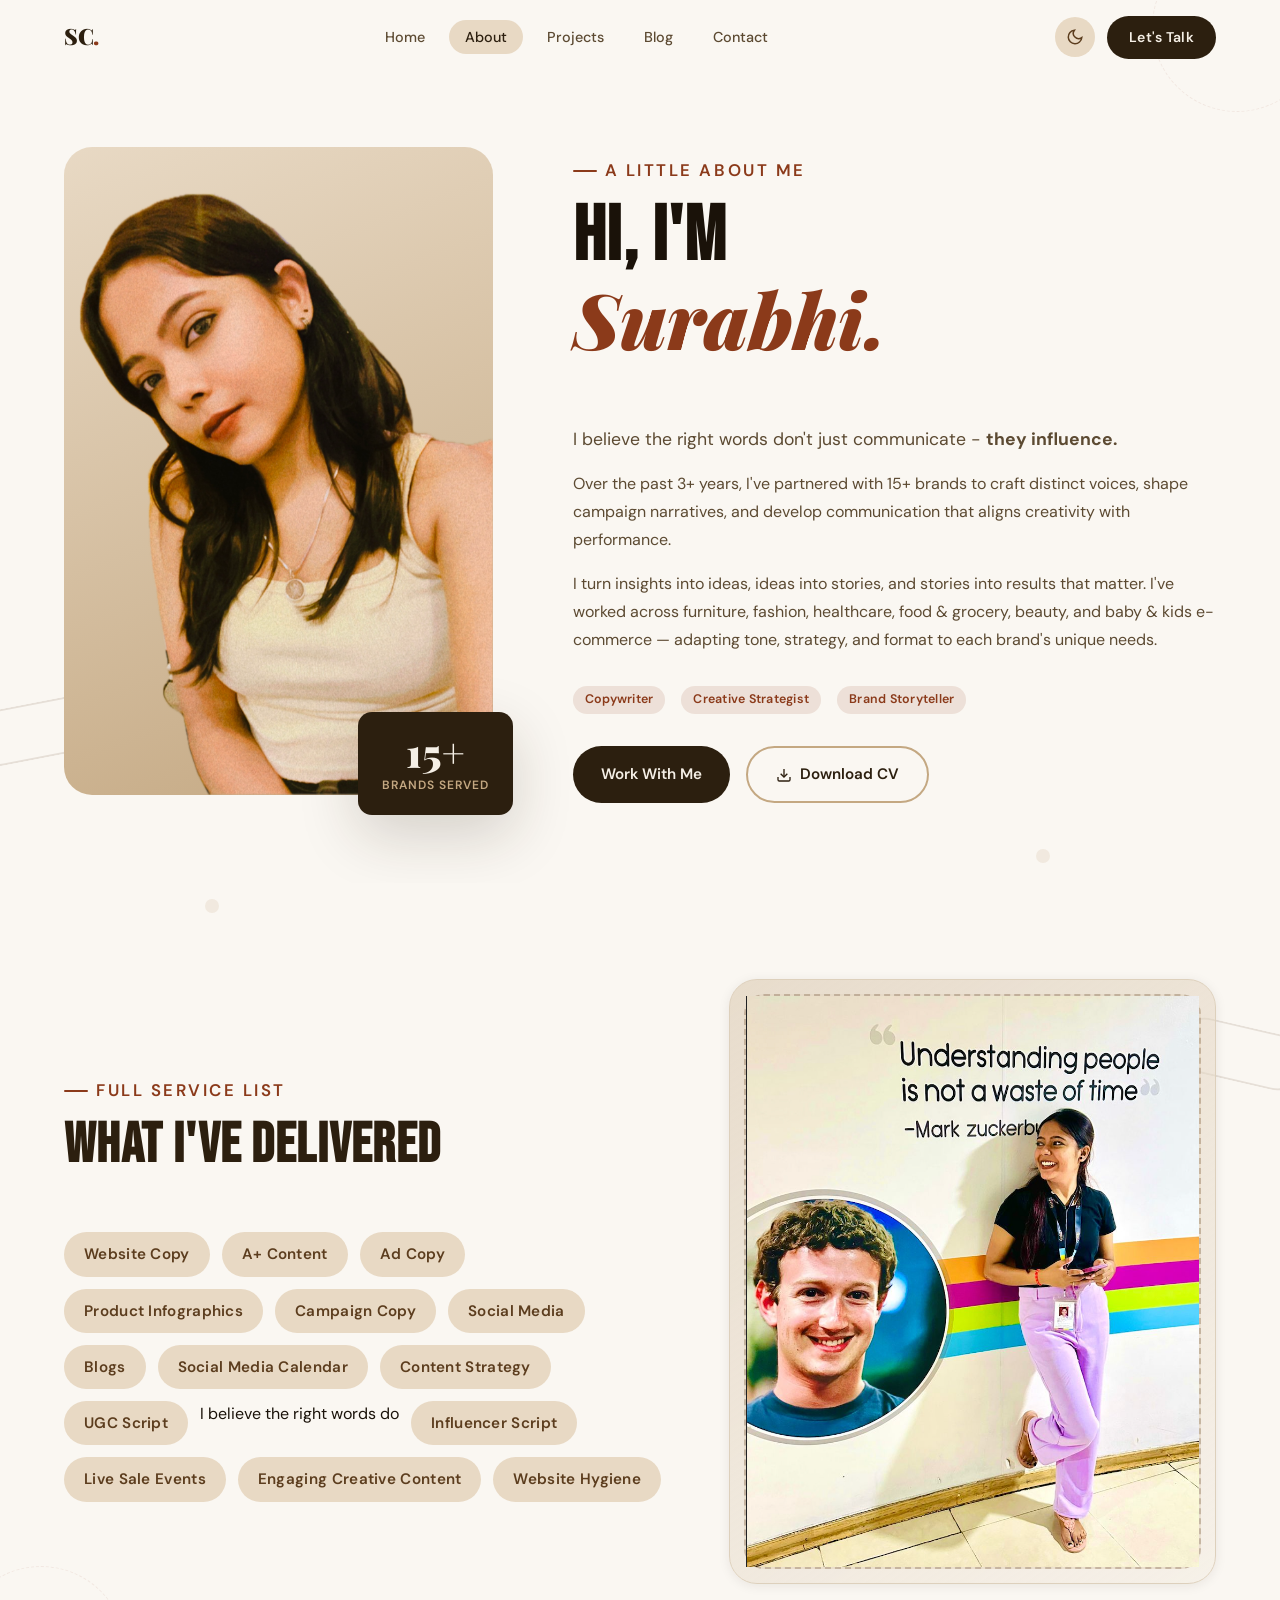
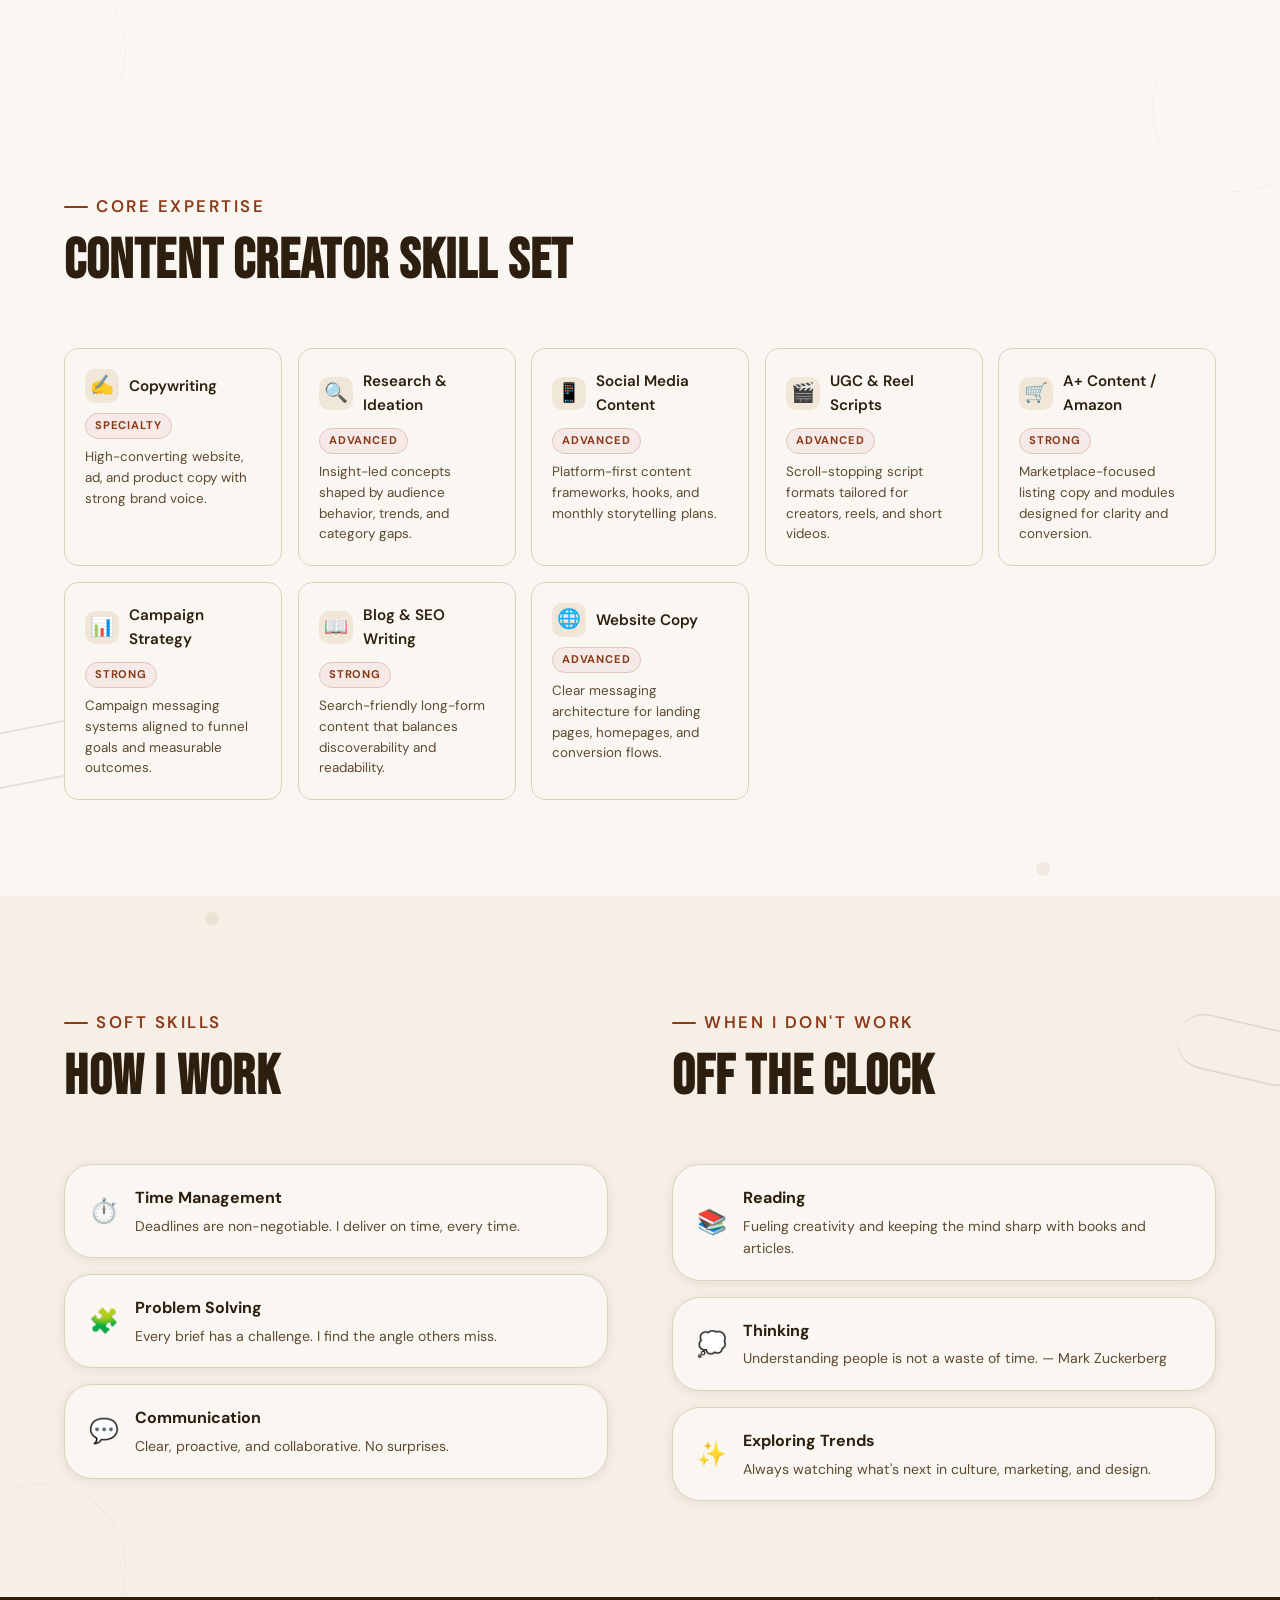
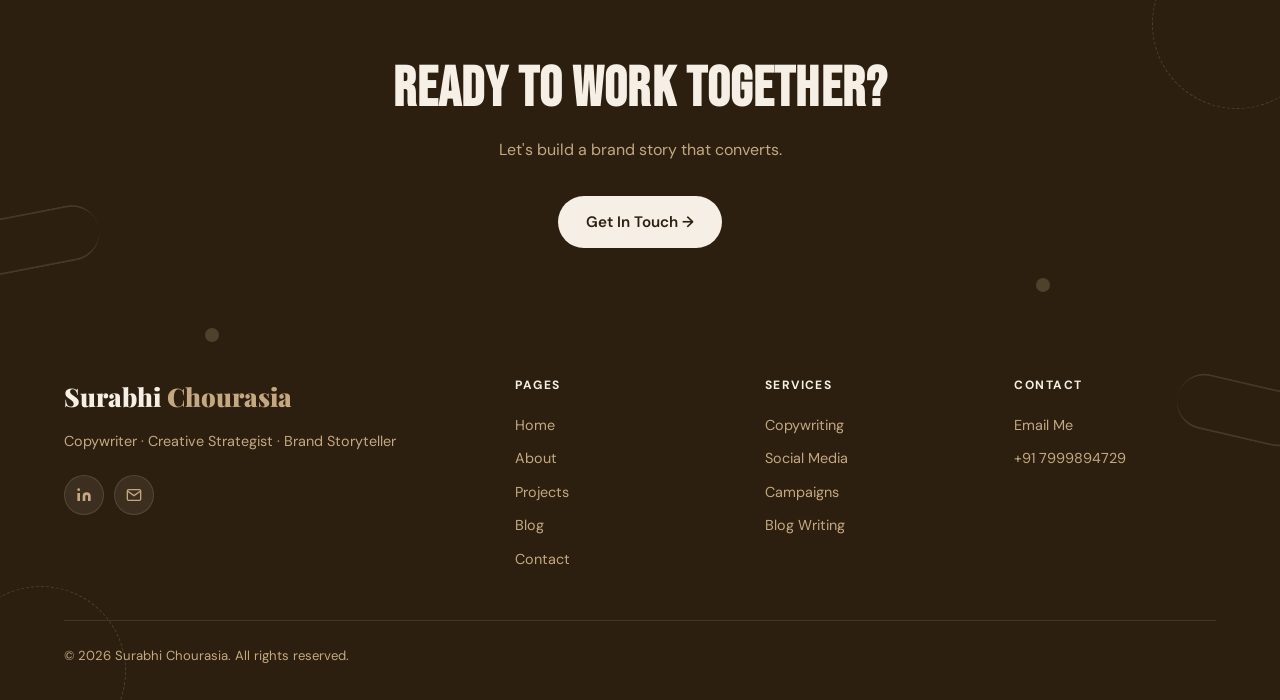
<file: about.html>
<!DOCTYPE html>
<html lang="en" data-theme="light">
<head>
  <meta charset="UTF-8" />
  <meta name="viewport" content="width=device-width, initial-scale=1.0" />
  <title>About — Surabhi Chourasia</title>
  <meta name="description" content="Learn about Surabhi Chourasia — Copywriter, Creative Strategist & Brand Storyteller with 3+ years experience across 15+ brands." />
  <link rel="stylesheet" href="css/style.css" />
</head>
<body>
<div class="page-transition" aria-hidden="true"></div>

<nav class="navbar" aria-label="Main navigation">
  <div class="container">
    <div class="navbar__inner">
      <a href="index.html" class="navbar__logo">SC<span>.</span></a>
      <ul class="navbar__links" role="list">
        <li><a href="index.html">Home</a></li>
        <li><a href="about.html">About</a></li>
        <li><a href="projects.html">Projects</a></li>
        <li><a href="blog.html">Blog</a></li>
        <li><a href="contact.html">Contact</a></li>
      </ul>
      <div class="navbar__actions">
        <button class="theme-toggle" aria-label="Toggle dark mode"></button>
        <a href="https://wa.me/917999894729?text=Hi%20Surabhi%2C%20I%20found%20your%20portfolio%20and%20would%20like%20to%20discuss%20a%20project." class="btn-cta" target="_blank" rel="noopener">Let's Talk</a>
        <button class="hamburger" aria-label="Open menu"><span></span><span></span><span></span></button>
      </div>
    </div>
  </div>
</nav>
<div class="mobile-menu" role="dialog" aria-label="Mobile navigation">
  <a href="index.html">Home</a><a href="about.html">About</a><a href="projects.html">Projects</a><a href="blog.html">Blog</a><a href="contact.html">Contact</a>
</div>

<!-- About Hero -->
<section class="about-hero">
  <div class="container">
    <div class="about-hero__grid">
      <div class="about-hero__image reveal">
        <div class="about-hero__img-placeholder"><img src="/assets/images/surabhi-original2.png" alt="Surabhi Chourasia"></div>
        <div class="floating-badge">
          <div class="floating-badge__num">15+</div>
          <div class="floating-badge__label">Brands Served</div>
        </div>
      </div>
      <div>
        <div class="section-header">
          <p class="section-header__eyebrow">A Little About Me</p>
          <h1 style="font-size:clamp(2.5rem,6vw,5rem)">Hi, I'm<br /><em style="color:var(--accent)">Surabhi.</em></h1>
        </div>
        <p style="font-size:1.1rem;margin-bottom:16px">I believe the right words don't just communicate - <strong>they influence.</strong></p>
        <p style="margin-bottom:16px">Over the past 3+ years, I've partnered with 15+ brands to craft distinct voices, shape campaign narratives, and develop communication that aligns creativity with performance.</p>
        <p style="margin-bottom:32px">I turn insights into ideas, ideas into stories, and stories into results that matter. I've worked across furniture, fashion, healthcare, food & grocery, beauty, and baby & kids e-commerce — adapting tone, strategy, and format to each brand's unique needs.</p>
        <div style="display:flex;gap:16px;flex-wrap:wrap;margin-bottom:32px">
          <span class="tag tag--accent">Copywriter</span>
          <span class="tag tag--accent">Creative Strategist</span>
          <span class="tag tag--accent">Brand Storyteller</span>
        </div>
        <div style="display:flex;gap:16px;flex-wrap:wrap">
          <a href="contact.html" class="btn btn--primary">Work With Me</a>
          <a href="#" class="btn btn--outline" aria-label="Download CV (placeholder)">
            <svg width="16" height="16" viewBox="0 0 24 24" fill="none" stroke="currentColor" stroke-width="2"><path d="M21 15v4a2 2 0 0 1-2 2H5a2 2 0 0 1-2-2v-4"/><polyline points="7 10 12 15 17 10"/><line x1="12" y1="15" x2="12" y2="3"/></svg>
            Download CV
          </a>
        </div>
      </div>
    </div>
  </div>
</section>

<!-- What I've Delivered (full list) -->
<section class="section" style="background:var(--warm-white)">
    <div class="container delivered-layout two-col-resp">
      <div class="reveal">
      <div class="section-header">
        <p class="section-header__eyebrow">Full Service List</p>
        <h2>What I've Delivered</h2>
      </div>
      <div class="delivered-tags">
        <span class="tag" style="font-size:0.95rem;padding:10px 20px">Website Copy</span>
        <span class="tag" style="font-size:0.95rem;padding:10px 20px">A+ Content</span>
        <span class="tag" style="font-size:0.95rem;padding:10px 20px">Ad Copy</span>
        <span class="tag" style="font-size:0.95rem;padding:10px 20px">Product Infographics</span>
        <span class="tag" style="font-size:0.95rem;padding:10px 20px">Campaign Copy</span>
        <span class="tag" style="font-size:0.95rem;padding:10px 20px">Social Media</span>
        <span class="tag" style="font-size:0.95rem;padding:10px 20px">Blogs</span>
        <span class="tag" style="font-size:0.95rem;padding:10px 20px">Social Media Calendar</span>
        <span class="tag" style="font-size:0.95rem;padding:10px 20px">Content Strategy</span>
        <span class="tag" style="font-size:0.95rem;padding:10px 20px">UGC Script</span>I believe the right words do
        <span class="tag" style="font-size:0.95rem;padding:10px 20px">Influencer Script</span>
        <span class="tag" style="font-size:0.95rem;padding:10px 20px">Live Sale Events</span>
        <span class="tag" style="font-size:0.95rem;padding:10px 20px">Engaging Creative Content</span>
        <span class="tag" style="font-size:0.95rem;padding:10px 20px">Website Hygiene</span>
      </div>
      </div>
      <div class="reveal">
        <div class="delivered-photo-card">
          <div class="delivered-photo-placeholder">
            <img src="/assets/images/image.png" alt="Mark Zuckerberg">
          </div>
        </div>
      </div>
    </div>
  </section>
  
<!-- Technical Skills -->
<section class="section" style="background:var(--warm-white)">
  <div class="container">
    <div class="section-header reveal">
      <p class="section-header__eyebrow">Core Expertise</p>
      <h2>Content Creator Skill Set</h2>
    </div>
    <div class="skills-grid">
      <div class="skill-card reveal">
        <div class="skill-card__head">
          <div class="skill-card__icon">✍️</div>
          <div class="skill-card__name">Copywriting</div>
        </div>
        <div class="skill-card__meta">
          <span class="skill-card__level">Specialty</span>
          <p>High-converting website, ad, and product copy with strong brand voice.</p>
        </div>
      </div>
      <div class="skill-card reveal">
        <div class="skill-card__head">
          <div class="skill-card__icon">🔍</div>
          <div class="skill-card__name">Research & Ideation</div>
        </div>
        <div class="skill-card__meta">
          <span class="skill-card__level">Advanced</span>
          <p>Insight-led concepts shaped by audience behavior, trends, and category gaps.</p>
        </div>
      </div>
      <div class="skill-card reveal">
        <div class="skill-card__head">
          <div class="skill-card__icon">📱</div>
          <div class="skill-card__name">Social Media Content</div>
        </div>
        <div class="skill-card__meta">
          <span class="skill-card__level">Advanced</span>
          <p>Platform-first content frameworks, hooks, and monthly storytelling plans.</p>
        </div>
      </div>
      <div class="skill-card reveal">
        <div class="skill-card__head">
          <div class="skill-card__icon">🎬</div>
          <div class="skill-card__name">UGC & Reel Scripts</div>
        </div>
        <div class="skill-card__meta">
          <span class="skill-card__level">Advanced</span>
          <p>Scroll-stopping script formats tailored for creators, reels, and short videos.</p>
        </div>
      </div>
      <div class="skill-card reveal">
        <div class="skill-card__head">
          <div class="skill-card__icon">🛒</div>
          <div class="skill-card__name">A+ Content / Amazon</div>
        </div>
        <div class="skill-card__meta">
          <span class="skill-card__level">Strong</span>
          <p>Marketplace-focused listing copy and modules designed for clarity and conversion.</p>
        </div>
      </div>
      <div class="skill-card reveal">
        <div class="skill-card__head">
          <div class="skill-card__icon">📊</div>
          <div class="skill-card__name">Campaign Strategy</div>
        </div>
        <div class="skill-card__meta">
          <span class="skill-card__level">Strong</span>
          <p>Campaign messaging systems aligned to funnel goals and measurable outcomes.</p>
        </div>
      </div>
      <div class="skill-card reveal">
        <div class="skill-card__head">
          <div class="skill-card__icon">📖</div>
          <div class="skill-card__name">Blog & SEO Writing</div>
        </div>
        <div class="skill-card__meta">
          <span class="skill-card__level">Strong</span>
          <p>Search-friendly long-form content that balances discoverability and readability.</p>
        </div>
      </div>
      <div class="skill-card reveal">
        <div class="skill-card__head">
          <div class="skill-card__icon">🌐</div>
          <div class="skill-card__name">Website Copy</div>
        </div>
        <div class="skill-card__meta">
          <span class="skill-card__level">Advanced</span>
          <p>Clear messaging architecture for landing pages, homepages, and conversion flows.</p>
        </div>
      </div>
    </div>
  </div>
</section>

<!-- Soft Skills + Personality -->
<section class="section" style="background:var(--cream)">
  <div class="container">
    <div style="display:grid;grid-template-columns:1fr 1fr;gap:64px;align-items:start" class="two-col-resp">
      <div class="reveal">
        <div class="section-header">
          <p class="section-header__eyebrow">Soft Skills</p>
          <h2>How I Work</h2>
        </div>
        <div style="display:flex;flex-direction:column;gap:16px">
          <div class="card" style="display:flex;align-items:center;gap:16px;padding:20px 24px">
            <span style="font-size:1.5rem">⏱️</span>
            <div>
              <div style="font-weight:700;color:var(--brown-dark);margin-bottom:4px">Time Management</div>
              <div style="font-size:0.88rem;color:var(--text-secondary)">Deadlines are non-negotiable. I deliver on time, every time.</div>
            </div>
          </div>
          <div class="card" style="display:flex;align-items:center;gap:16px;padding:20px 24px">
            <span style="font-size:1.5rem">🧩</span>
            <div>
              <div style="font-weight:700;color:var(--brown-dark);margin-bottom:4px">Problem Solving</div>
              <div style="font-size:0.88rem;color:var(--text-secondary)">Every brief has a challenge. I find the angle others miss.</div>
            </div>
          </div>
          <div class="card" style="display:flex;align-items:center;gap:16px;padding:20px 24px">
            <span style="font-size:1.5rem">💬</span>
            <div>
              <div style="font-weight:700;color:var(--brown-dark);margin-bottom:4px">Communication</div>
              <div style="font-size:0.88rem;color:var(--text-secondary)">Clear, proactive, and collaborative. No surprises.</div>
            </div>
          </div>
        </div>
      </div>
      <div class="reveal">
        <div class="section-header">
          <p class="section-header__eyebrow">When I Don't Work</p>
          <h2>Off the Clock</h2>
        </div>
        <div style="display:flex;flex-direction:column;gap:16px">
          <div class="card" style="display:flex;align-items:center;gap:16px;padding:20px 24px">
            <span style="font-size:1.5rem">📚</span>
            <div>
              <div style="font-weight:700;color:var(--brown-dark);margin-bottom:4px">Reading</div>
              <div style="font-size:0.88rem;color:var(--text-secondary)">Fueling creativity and keeping the mind sharp with books and articles.</div>
            </div>
          </div>
          <div class="card" style="display:flex;align-items:center;gap:16px;padding:20px 24px">
            <span style="font-size:1.5rem">💭</span>
            <div>
              <div style="font-weight:700;color:var(--brown-dark);margin-bottom:4px">Thinking</div>
              <div style="font-size:0.88rem;color:var(--text-secondary)">Understanding people is not a waste of time. — Mark Zuckerberg</div>
            </div>
          </div>
          <div class="card" style="display:flex;align-items:center;gap:16px;padding:20px 24px">
            <span style="font-size:1.5rem">✨</span>
            <div>
              <div style="font-weight:700;color:var(--brown-dark);margin-bottom:4px">Exploring Trends</div>
              <div style="font-size:0.88rem;color:var(--text-secondary)">Always watching what's next in culture, marketing, and design.</div>
            </div>
          </div>
        </div>
      </div>
    </div>
  </div>
</section>


<!-- CTA -->
<section class="section--sm" style="background:var(--brown-dark);text-align:center">
  <div class="container">
    <h2 style="color:var(--cream);margin-bottom:16px">Ready to work together?</h2>
    <p style="color:var(--taupe);max-width:400px;margin:0 auto 32px">Let's build a brand story that converts.</p>
    <a href="contact.html" class="btn" style="background:var(--cream);color:var(--brown-dark)">Get In Touch →</a>
  </div>
</section>

<footer class="footer">
  <div class="container">
    <div class="footer__grid">
      <div>
        <div class="footer__brand-name">Surabhi<span> Chourasia</span></div>
        <p>Copywriter · Creative Strategist · Brand Storyteller</p>
        <div class="footer__socials">
          <a href="https://www.linkedin.com/in/surabhi-chourasia" target="_blank" rel="noopener" class="social-btn" aria-label="LinkedIn"><svg width="16" height="16" viewBox="0 0 24 24" fill="currentColor"><path d="M16 8a6 6 0 0 1 6 6v7h-4v-7a2 2 0 0 0-2-2 2 2 0 0 0-2 2v7h-4v-7a6 6 0 0 1 6-6zM2 9h4v12H2z"/><circle cx="4" cy="4" r="2"/></svg></a>
          <a href="mailto:Surbhichourasiya5@gmail.com" class="social-btn" aria-label="Email"><svg width="16" height="16" viewBox="0 0 24 24" fill="none" stroke="currentColor" stroke-width="2"><path d="M4 4h16c1.1 0 2 .9 2 2v12c0 1.1-.9 2-2 2H4c-1.1 0-2-.9-2-2V6c0-1.1.9-2 2-2z"/><polyline points="22,6 12,13 2,6"/></svg></a>
        </div>
      </div>
      <div class="footer__col"><h5>Pages</h5><ul class="footer__links"><li><a href="index.html">Home</a></li><li><a href="about.html">About</a></li><li><a href="projects.html">Projects</a></li><li><a href="blog.html">Blog</a></li><li><a href="contact.html">Contact</a></li></ul></div>
      <div class="footer__col"><h5>Services</h5><ul class="footer__links"><li><a href="contact.html">Copywriting</a></li><li><a href="contact.html">Social Media</a></li><li><a href="contact.html">Campaigns</a></li><li><a href="contact.html">Blog Writing</a></li></ul></div>
      <div class="footer__col"><h5>Contact</h5><ul class="footer__links"><li><a href="mailto:Surbhichourasiya5@gmail.com">Email Me</a></li><li><a href="tel:+917999894729">+91 7999894729</a></li></ul></div>
    </div>
    <div class="footer__bottom">
      <p>© 2026 Surabhi Chourasia. All rights reserved.</p>
    </div>
  </div>
</footer>
<button class="back-to-top" aria-label="Back to top">↑</button>
<script src="js/main.js"></script>
<style>
@media (max-width: 768px) { .two-col-resp { grid-template-columns: 1fr !important; } }
</style>
</body>
</html>
</file>
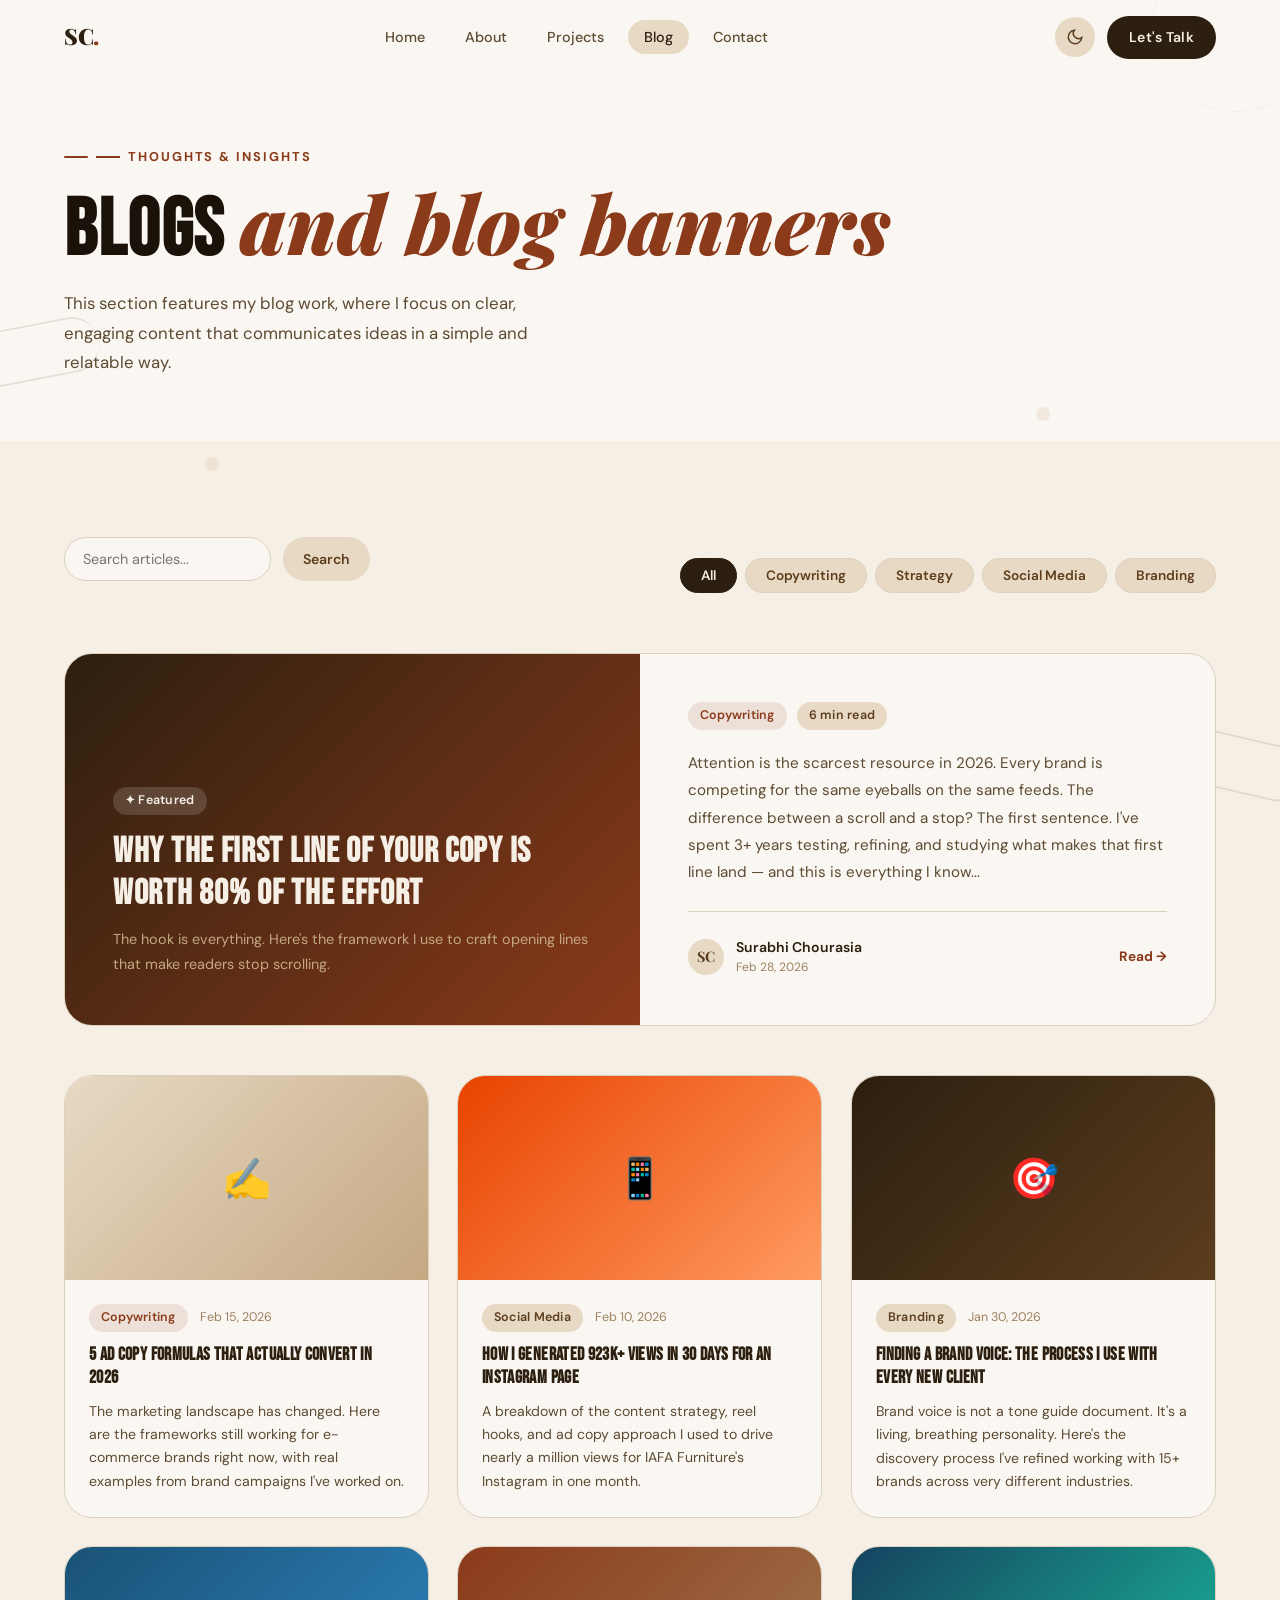
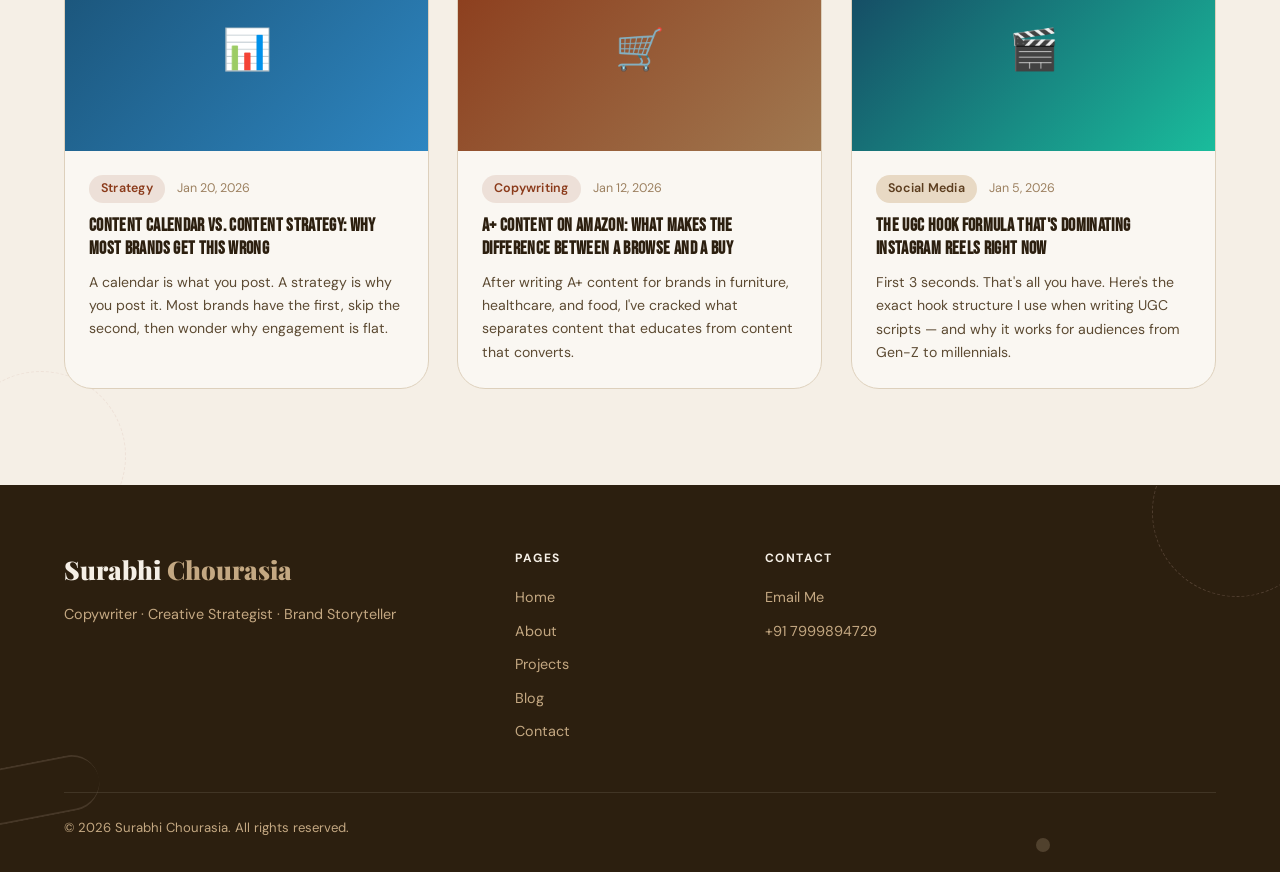
<file: blog.html>
<!DOCTYPE html>
<html lang="en" data-theme="light">
<head>
  <meta charset="UTF-8" />
  <meta name="viewport" content="width=device-width, initial-scale=1.0" />
  <title>Blog — Surabhi Chourasia</title>
  <meta name="description" content="Read Surabhi Chourasia's thoughts on copywriting, brand strategy, content marketing, and what makes words convert." />
  <link rel="stylesheet" href="css/style.css" />
</head>
<body>
<div class="page-transition" aria-hidden="true"></div>

<nav class="navbar" aria-label="Main navigation">
  <div class="container">
    <div class="navbar__inner">
      <a href="index.html" class="navbar__logo">SC<span>.</span></a>
      <ul class="navbar__links" role="list">
        <li><a href="index.html">Home</a></li>
        <li><a href="about.html">About</a></li>
        <li><a href="projects.html">Projects</a></li>
        <li><a href="blog.html">Blog</a></li>
        <li><a href="contact.html">Contact</a></li>
      </ul>
      <div class="navbar__actions">
        <button class="theme-toggle" aria-label="Toggle dark mode"></button>
        <a href="https://wa.me/917999894729?text=Hi%20Surabhi%2C%20I%20found%20your%20portfolio%20and%20would%20like%20to%20discuss%20a%20project." class="btn-cta" target="_blank" rel="noopener">Let's Talk</a>
        <button class="hamburger" aria-label="Open menu"><span></span><span></span><span></span></button>
      </div>
    </div>
  </div>
</nav>
<div class="mobile-menu" role="dialog">
  <a href="index.html">Home</a><a href="about.html">About</a><a href="projects.html">Projects</a><a href="blog.html">Blog</a><a href="contact.html">Contact</a>
</div>

<!-- Page Header -->
<section style="padding:140px 0 64px;background:var(--warm-white)">
  <div class="container">
    <div class="reveal">
      <p class="section-header__eyebrow" style="display:inline-flex;align-items:center;gap:8px;font-size:0.8rem;font-weight:700;letter-spacing:0.15em;text-transform:uppercase;color:var(--accent);margin-bottom:12px"><span style="display:block;width:24px;height:2px;background:var(--accent)"></span>Thoughts & Insights</p>
      <h1 style="font-size:clamp(2.5rem,7vw,5rem);margin-bottom:16px">Blogs <em style="color:var(--accent)"> and blog banners

      </em></h1>
      <p style="font-size:1.05rem;color:var(--text-secondary);max-width:480px">This section features my blog work, where I focus on clear, engaging content that communicates ideas in a simple and relatable way.</p>
    </div>
  </div>
</section>

<section class="section">
  <div class="container">
    <!-- Search + Filter -->
    <div style="display:flex;align-items:center;justify-content:space-between;gap:24px;flex-wrap:wrap;margin-bottom:40px">
      <div class="blog-search">
        <input type="search" placeholder="Search articles..." aria-label="Search blog posts" />
        <button class="btn btn--ghost" style="padding:12px 20px;font-size:0.88rem;border-radius:var(--radius-pill)">Search</button>
      </div>
      <div style="display:flex;gap:8px;flex-wrap:wrap">
        <button class="filter-btn active" data-filter="all">All</button>
        <button class="filter-btn" data-filter="copywriting">Copywriting</button>
        <button class="filter-btn" data-filter="strategy">Strategy</button>
        <button class="filter-btn" data-filter="social">Social Media</button>
        <button class="filter-btn" data-filter="branding">Branding</button>
      </div>
    </div>

    <!-- Featured post -->
    <div class="reveal" style="margin-bottom:48px">
      <a href="post.html" style="display:grid;grid-template-columns:1fr 1fr;gap:0;background:var(--warm-white);border:1px solid var(--taupe-light);border-radius:var(--radius-lg);overflow:hidden;transition:all 0.35s" class="featured-post">
        <div style="aspect-ratio:unset;background:linear-gradient(135deg,var(--brown-dark) 0%,var(--accent) 100%);padding:48px;display:flex;flex-direction:column;justify-content:flex-end;min-height:320px">
          <span class="tag tag--dark" style="width:fit-content;margin-bottom:16px;background:rgba(255,255,255,0.15);color:var(--cream)">✦ Featured</span>
          <h2 style="color:var(--cream);font-size:clamp(1.5rem,3vw,2.2rem);margin-bottom:12px;line-height:1.2">Why the First Line of Your Copy is Worth 80% of the Effort</h2>
          <p style="color:var(--taupe);font-size:0.9rem">The hook is everything. Here's the framework I use to craft opening lines that make readers stop scrolling.</p>
        </div>
        <div style="padding:48px;display:flex;flex-direction:column;justify-content:space-between">
          <div>
            <div style="display:flex;gap:10px;margin-bottom:20px;flex-wrap:wrap">
              <span class="tag tag--accent">Copywriting</span>
              <span class="tag">6 min read</span>
            </div>
            <p style="font-size:0.95rem;line-height:1.8;margin-bottom:0">Attention is the scarcest resource in 2026. Every brand is competing for the same eyeballs on the same feeds. The difference between a scroll and a stop? The first sentence. I've spent 3+ years testing, refining, and studying what makes that first line land — and this is everything I know...</p>
          </div>
          <div style="display:flex;align-items:center;justify-content:space-between;margin-top:24px;padding-top:24px;border-top:1px solid var(--taupe-light)">
            <div style="display:flex;align-items:center;gap:12px">
              <div style="width:36px;height:36px;border-radius:50%;background:var(--sand);display:flex;align-items:center;justify-content:center;font-family:'Playfair Display',serif;font-weight:700;font-size:0.9rem;color:var(--brown-mid)">SC</div>
              <div>
                <div style="font-weight:600;font-size:0.88rem;color:var(--brown-dark)">Surabhi Chourasia</div>
                <div style="font-size:0.75rem;color:var(--text-muted)">Feb 28, 2026</div>
              </div>
            </div>
            <span style="font-size:0.85rem;font-weight:700;color:var(--accent)">Read →</span>
          </div>
        </div>
      </a>
    </div>

    <!-- Blog grid -->
    <div class="blog-grid">
      <article class="blog-card reveal" data-category="copywriting">
        <div class="blog-card__thumb">
          <div class="blog-card__thumb-placeholder" style="background:linear-gradient(135deg,var(--sand),var(--taupe))">✍️</div>
        </div>
        <div class="blog-card__body">
          <div class="blog-card__meta">
            <span class="tag tag--accent">Copywriting</span>
            <span class="blog-card__date">Feb 15, 2026</span>
          </div>
          <h4><a href="post.html">5 Ad Copy Formulas That Actually Convert in 2026</a></h4>
          <p>The marketing landscape has changed. Here are the frameworks still working for e-commerce brands right now, with real examples from brand campaigns I've worked on.</p>
        </div>
      </article>

      <article class="blog-card reveal" data-category="social">
        <div class="blog-card__thumb">
          <div class="blog-card__thumb-placeholder" style="background:linear-gradient(135deg,#E84300,#FF9B60)">📱</div>
        </div>
        <div class="blog-card__body">
          <div class="blog-card__meta">
            <span class="tag">Social Media</span>
            <span class="blog-card__date">Feb 10, 2026</span>
          </div>
          <h4><a href="post.html">How I Generated 923K+ Views in 30 Days for an Instagram Page</a></h4>
          <p>A breakdown of the content strategy, reel hooks, and ad copy approach I used to drive nearly a million views for IAFA Furniture's Instagram in one month.</p>
        </div>
      </article>

      <article class="blog-card reveal" data-category="branding">
        <div class="blog-card__thumb">
          <div class="blog-card__thumb-placeholder" style="background:linear-gradient(135deg,var(--brown-dark),var(--brown-mid))">🎯</div>
        </div>
        <div class="blog-card__body">
          <div class="blog-card__meta">
            <span class="tag">Branding</span>
            <span class="blog-card__date">Jan 30, 2026</span>
          </div>
          <h4><a href="post.html">Finding a Brand Voice: The Process I Use With Every New Client</a></h4>
          <p>Brand voice is not a tone guide document. It's a living, breathing personality. Here's the discovery process I've refined working with 15+ brands across very different industries.</p>
        </div>
      </article>

      <article class="blog-card reveal" data-category="strategy">
        <div class="blog-card__thumb">
          <div class="blog-card__thumb-placeholder" style="background:linear-gradient(135deg,#1A5276,#2E86C1)">📊</div>
        </div>
        <div class="blog-card__body">
          <div class="blog-card__meta">
            <span class="tag tag--accent">Strategy</span>
            <span class="blog-card__date">Jan 20, 2026</span>
          </div>
          <h4><a href="post.html">Content Calendar vs. Content Strategy: Why Most Brands Get This Wrong</a></h4>
          <p>A calendar is what you post. A strategy is why you post it. Most brands have the first, skip the second, then wonder why engagement is flat.</p>
        </div>
      </article>

      <article class="blog-card reveal" data-category="copywriting">
        <div class="blog-card__thumb">
          <div class="blog-card__thumb-placeholder" style="background:linear-gradient(135deg,var(--accent),var(--brown-light))">🛒</div>
        </div>
        <div class="blog-card__body">
          <div class="blog-card__meta">
            <span class="tag tag--accent">Copywriting</span>
            <span class="blog-card__date">Jan 12, 2026</span>
          </div>
          <h4><a href="post.html">A+ Content on Amazon: What Makes the Difference Between a Browse and a Buy</a></h4>
          <p>After writing A+ content for brands in furniture, healthcare, and food, I've cracked what separates content that educates from content that converts.</p>
        </div>
      </article>

      <article class="blog-card reveal" data-category="social">
        <div class="blog-card__thumb">
          <div class="blog-card__thumb-placeholder" style="background:linear-gradient(135deg,#154360,#1ABC9C)">🎬</div>
        </div>
        <div class="blog-card__body">
          <div class="blog-card__meta">
            <span class="tag">Social Media</span>
            <span class="blog-card__date">Jan 5, 2026</span>
          </div>
          <h4><a href="post.html">The UGC Hook Formula That's Dominating Instagram Reels Right Now</a></h4>
          <p>First 3 seconds. That's all you have. Here's the exact hook structure I use when writing UGC scripts — and why it works for audiences from Gen-Z to millennials.</p>
        </div>
      </article>
    </div>
  </div>
</section>

<footer class="footer">
  <div class="container">
    <div class="footer__grid">
      <div><div class="footer__brand-name">Surabhi<span> Chourasia</span></div><p>Copywriter · Creative Strategist · Brand Storyteller</p></div>
      <div class="footer__col"><h5>Pages</h5><ul class="footer__links"><li><a href="index.html">Home</a></li><li><a href="about.html">About</a></li><li><a href="projects.html">Projects</a></li><li><a href="blog.html">Blog</a></li><li><a href="contact.html">Contact</a></li></ul></div>
      <div class="footer__col"><h5>Contact</h5><ul class="footer__links"><li><a href="mailto:Surbhichourasiya5@gmail.com">Email Me</a></li><li><a href="tel:+917999894729">+91 7999894729</a></li></ul></div>
    </div>
    <div class="footer__bottom"><p>© 2026 Surabhi Chourasia. All rights reserved.</p></div>
  </div>
</footer>
<button class="back-to-top" aria-label="Back to top">↑</button>
<script src="js/main.js"></script>
<style>
.featured-post:hover { transform: translateY(-4px); box-shadow: var(--shadow-lg); }
@media (max-width: 768px) { .featured-post { grid-template-columns: 1fr !important; } }
</style>
</body>
</html>
</file>
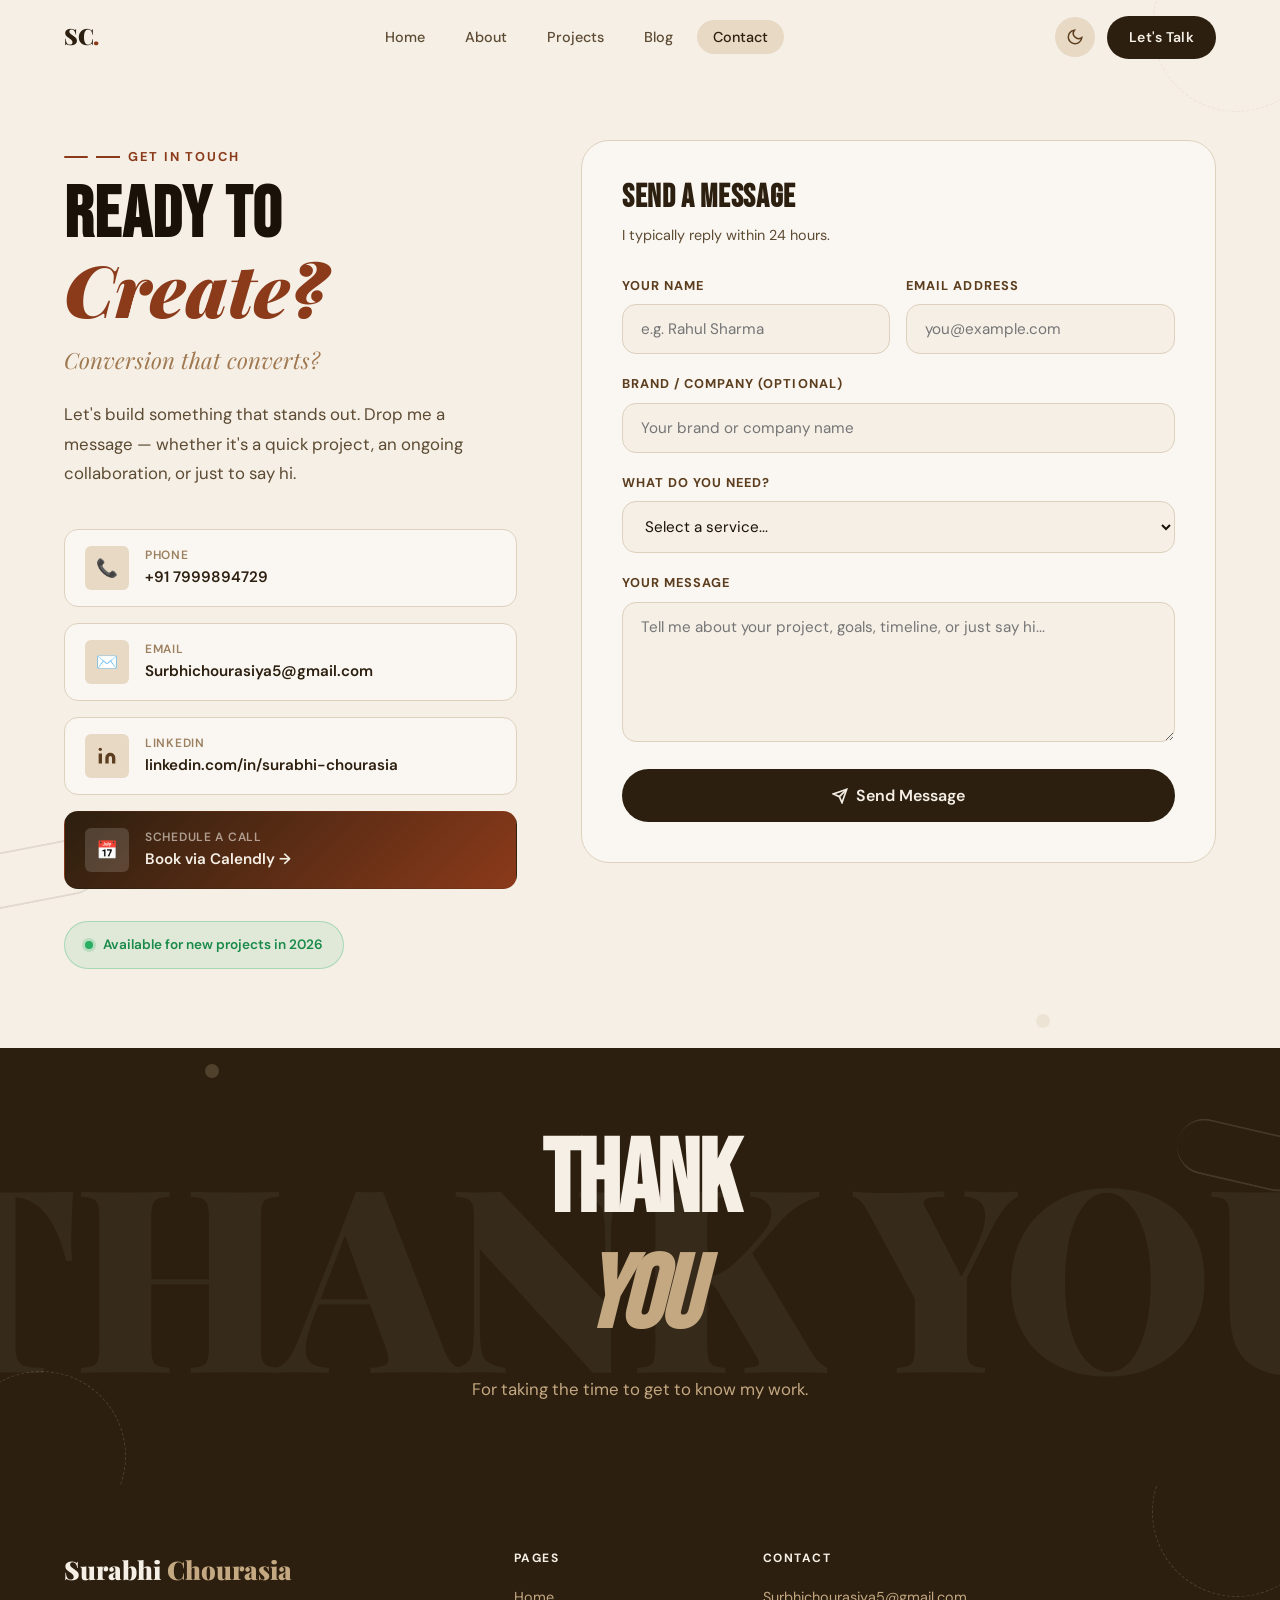
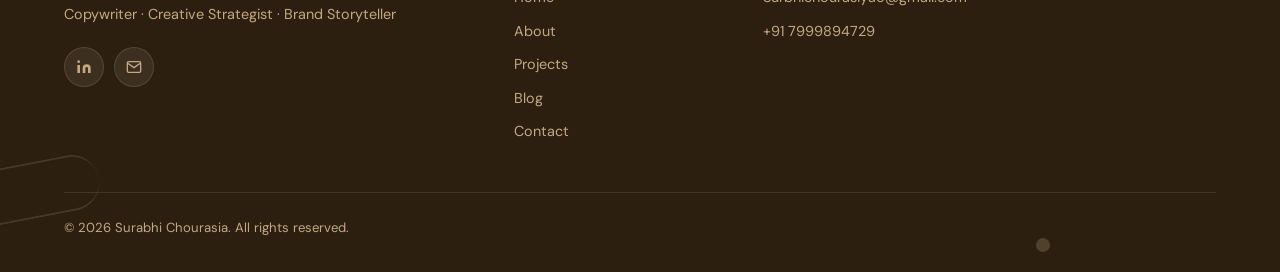
<file: contact.html>
<!DOCTYPE html>
<html lang="en" data-theme="light">
<head>
  <meta charset="UTF-8" />
  <meta name="viewport" content="width=device-width, initial-scale=1.0" />
  <title>Contact — Surabhi Chourasia</title>
  <meta name="description" content="Ready to create? Get in touch with Surabhi Chourasia — Copywriter & Brand Storyteller. Surbhichourasiya5@gmail.com | +91 7999894729" />
  <link rel="stylesheet" href="css/style.css" />
</head>
<body>
<div class="page-transition" aria-hidden="true"></div>

<nav class="navbar" aria-label="Main navigation">
  <div class="container">
    <div class="navbar__inner">
      <a href="index.html" class="navbar__logo">SC<span>.</span></a>
      <ul class="navbar__links" role="list">
        <li><a href="index.html">Home</a></li>
        <li><a href="about.html">About</a></li>
        <li><a href="projects.html">Projects</a></li>
        <li><a href="blog.html">Blog</a></li>
        <li><a href="contact.html">Contact</a></li>
      </ul>
      <div class="navbar__actions">
        <button class="theme-toggle" aria-label="Toggle dark mode"></button>
        <a href="https://wa.me/917999894729?text=Hi%20Surabhi%2C%20I%20found%20your%20portfolio%20and%20would%20like%20to%20discuss%20a%20project." class="btn-cta" target="_blank" rel="noopener">Let's Talk</a>
        <button class="hamburger" aria-label="Open menu"><span></span><span></span><span></span></button>
      </div>
    </div>
  </div>
</nav>
<div class="mobile-menu" role="dialog">
  <a href="index.html">Home</a><a href="about.html">About</a><a href="projects.html">Projects</a><a href="blog.html">Blog</a><a href="contact.html">Contact</a>
</div>

<!-- Contact Hero -->
<section class="contact-hero">
  <div class="container">
    <div class="contact-grid">
      <!-- Info side -->
      <div>
        <div class="reveal">
          <p class="section-header__eyebrow" style="display:inline-flex;align-items:center;gap:8px;font-size:0.8rem;font-weight:700;letter-spacing:0.15em;text-transform:uppercase;color:var(--accent);margin-bottom:12px"><span style="display:block;width:24px;height:2px;background:var(--accent)"></span>Get In Touch</p>
          <h1 style="font-size:clamp(2.5rem,6vw,4.5rem);line-height:1;margin-bottom:8px">Ready to<br /><em style="color:var(--accent)">Create?</em></h1>
          <p style="font-family:'Playfair Display',serif;font-style:italic;font-size:1.4rem;color:var(--brown-light);margin-bottom:20px">Conversion that converts?</p>
          <p style="font-size:1.05rem;margin-bottom:40px">Let's build something that stands out. Drop me a message — whether it's a quick project, an ongoing collaboration, or just to say hi.</p>
        </div>

        <div class="contact-links reveal">
          <a href="tel:+917999894729" class="contact-link">
            <div class="contact-link__icon">📞</div>
            <div>
              <div class="contact-link__label">Phone</div>
              <div class="contact-link__value">+91 7999894729</div>
            </div>
          </a>
          <a href="mailto:Surbhichourasiya5@gmail.com" class="contact-link">
            <div class="contact-link__icon">✉️</div>
            <div>
              <div class="contact-link__label">Email</div>
              <div class="contact-link__value">Surbhichourasiya5@gmail.com</div>
            </div>
          </a>
          <a href="https://www.linkedin.com/in/surabhi-chourasia" target="_blank" rel="noopener" class="contact-link">
            <div class="contact-link__icon">
              <svg width="20" height="20" viewBox="0 0 24 24" fill="currentColor" style="color:var(--brown-mid)"><path d="M16 8a6 6 0 0 1 6 6v7h-4v-7a2 2 0 0 0-2-2 2 2 0 0 0-2 2v7h-4v-7a6 6 0 0 1 6-6zM2 9h4v12H2z"/><circle cx="4" cy="4" r="2"/></svg>
            </div>
            <div>
              <div class="contact-link__label">LinkedIn</div>
              <div class="contact-link__value">linkedin.com/in/surabhi-chourasia</div>
            </div>
          </a>
          <a href="#" class="contact-link" style="background:linear-gradient(135deg,var(--brown-dark),var(--accent));border-color:transparent">
            <div class="contact-link__icon" style="background:rgba(255,255,255,0.15)">📅</div>
            <div>
              <div class="contact-link__label" style="color:rgba(245,239,230,0.6)">Schedule a Call</div>
              <div class="contact-link__value" style="color:var(--cream)">Book via Calendly →</div>
            </div>
          </a>
        </div>

        <!-- Availability badge -->
        <div style="margin-top:32px;display:inline-flex;align-items:center;gap:10px;padding:12px 20px;background:rgba(39,174,96,0.1);border:1px solid rgba(39,174,96,0.3);border-radius:var(--radius-pill)" class="reveal">
          <span style="width:8px;height:8px;border-radius:50%;background:#27AE60;box-shadow:0 0 0 3px rgba(39,174,96,0.2);animation:pulse 2s infinite"></span>
          <span style="font-size:0.85rem;font-weight:600;color:#1A8A4A">Available for new projects in 2026</span>
        </div>
      </div>

      <!-- Form side -->
      <div class="reveal">
        <div class="contact-form">
          <h3 style="color:var(--brown-dark);margin-bottom:8px">Send a Message</h3>
          <p style="font-size:0.9rem;margin-bottom:28px">I typically reply within 24 hours.</p>

          <form id="contact-form" novalidate>
            <div class="form-row">
              <div class="form-group">
                <label for="name">Your Name</label>
                <input type="text" id="name" name="name" placeholder="e.g. Rahul Sharma" required autocomplete="name" />
              </div>
              <div class="form-group">
                <label for="email">Email Address</label>
                <input type="email" id="email" name="email" placeholder="you@example.com" required autocomplete="email" />
              </div>
            </div>
            <div class="form-group">
              <label for="brand">Brand / Company (optional)</label>
              <input type="text" id="brand" name="brand" placeholder="Your brand or company name" autocomplete="organization" />
            </div>
            <div class="form-group">
              <label for="service">What do you need?</label>
              <select id="service" name="service">
                <option value="">Select a service...</option>
                <option>Copywriting (Website / Ad / Product)</option>
                <option>Social Media Content & Strategy</option>
                <option>UGC / Reel Scripts</option>
                <option>Blog Writing</option>
                <option>Campaign Strategy</option>
                <option>Brand Voice Development</option>
                <option>Other / Not sure yet</option>
              </select>
            </div>
            <div class="form-group">
              <label for="message">Your Message</label>
              <textarea id="message" name="message" placeholder="Tell me about your project, goals, timeline, or just say hi..." required></textarea>
            </div>
            <button type="submit" class="btn btn--primary" style="width:100%;justify-content:center;font-size:1rem;padding:16px">
              <svg width="16" height="16" viewBox="0 0 24 24" fill="none" stroke="currentColor" stroke-width="2.5"><line x1="22" y1="2" x2="11" y2="13"/><polygon points="22 2 15 22 11 13 2 9 22 2"/></svg>
              Send Message
            </button>
          </form>

          <!-- Success state -->
          <div class="form-success">
            <div class="form-success__icon">✦</div>
            <h3>Message Received!</h3>
            <p>Thanks for reaching out. I'll get back to you within 24 hours.</p>
            <a href="index.html" class="btn btn--ghost" style="margin-top:20px">Back to Home</a>
          </div>
        </div>
      </div>
    </div>
  </div>
</section>

<!-- THANK YOU section -->
<section style="background:var(--brown-dark);padding:80px 0;text-align:center;overflow:hidden;position:relative">
  <div style="position:absolute;inset:0;display:flex;align-items:center;justify-content:center;overflow:hidden;opacity:0.05" aria-hidden="true">
    <span style="font-family:'Playfair Display',serif;font-size:20vw;font-weight:900;white-space:nowrap;color:var(--cream);letter-spacing:-0.02em">THANK YOU</span>
  </div>
  <div class="container" style="position:relative">
    <h2 style="font-size:clamp(3rem,8vw,7rem);color:var(--cream);margin-bottom:8px;letter-spacing:-0.02em">THANK</h2>
    <h2 style="font-size:clamp(3rem,8vw,7rem);color:var(--taupe);font-style:italic;letter-spacing:-0.02em">YOU</h2>
    <p style="color:var(--taupe);margin-top:24px;font-size:1.05rem">For taking the time to get to know my work.</p>
  </div>
</section>

<footer class="footer">
  <div class="container">
    <div class="footer__grid">
      <div>
        <div class="footer__brand-name">Surabhi<span> Chourasia</span></div>
        <p>Copywriter · Creative Strategist · Brand Storyteller</p>
        <div class="footer__socials">
          <a href="https://www.linkesdin.com/in/surabhi-chourasia" target="_blank" rel="noopener" class="social-btn" aria-label="LinkedIn">
            <svg width="16" height="16" viewBox="0 0 24 24" fill="currentColor"><path d="M16 8a6 6 0 0 1 6 6v7h-4v-7a2 2 0 0 0-2-2 2 2 0 0 0-2 2v7h-4v-7a6 6 0 0 1 6-6zM2 9h4v12H2z"/><circle cx="4" cy="4" r="2"/></svg>
          </a>
          <a href="mailto:Surbhichourasiya5@gmail.com" class="social-btn" aria-label="Email">
            <svg width="16" height="16" viewBox="0 0 24 24" fill="none" stroke="currentColor" stroke-width="2"><path d="M4 4h16c1.1 0 2 .9 2 2v12c0 1.1-.9 2-2 2H4c-1.1 0-2-.9-2-2V6c0-1.1.9-2 2-2z"/><polyline points="22,6 12,13 2,6"/></svg>
          </a>
        </div>
      </div>
      <div class="footer__col"><h5>Pages</h5><ul class="footer__links"><li><a href="index.html">Home</a></li><li><a href="about.html">About</a></li><li><a href="projects.html">Projects</a></li><li><a href="blog.html">Blog</a></li><li><a href="contact.html">Contact</a></li></ul></div>
      <div class="footer__col"><h5>Contact</h5><ul class="footer__links"><li><a href="mailto:Surbhichourasiya5@gmail.com">Surbhichourasiya5@gmail.com</a></li><li><a href="tel:+917999894729">+91 7999894729</a></li></ul></div>
    </div>
    <div class="footer__bottom"><p>© 2026 Surabhi Chourasia. All rights reserved.</p></div>
  </div>
</footer>
<button class="back-to-top" aria-label="Back to top">↑</button>
<script src="js/main.js"></script>
<style>
@keyframes pulse {
  0%, 100% { box-shadow: 0 0 0 3px rgba(39,174,96,0.2); }
  50% { box-shadow: 0 0 0 6px rgba(39,174,96,0.1); }
}
</style>
</body>
</html>
</file>
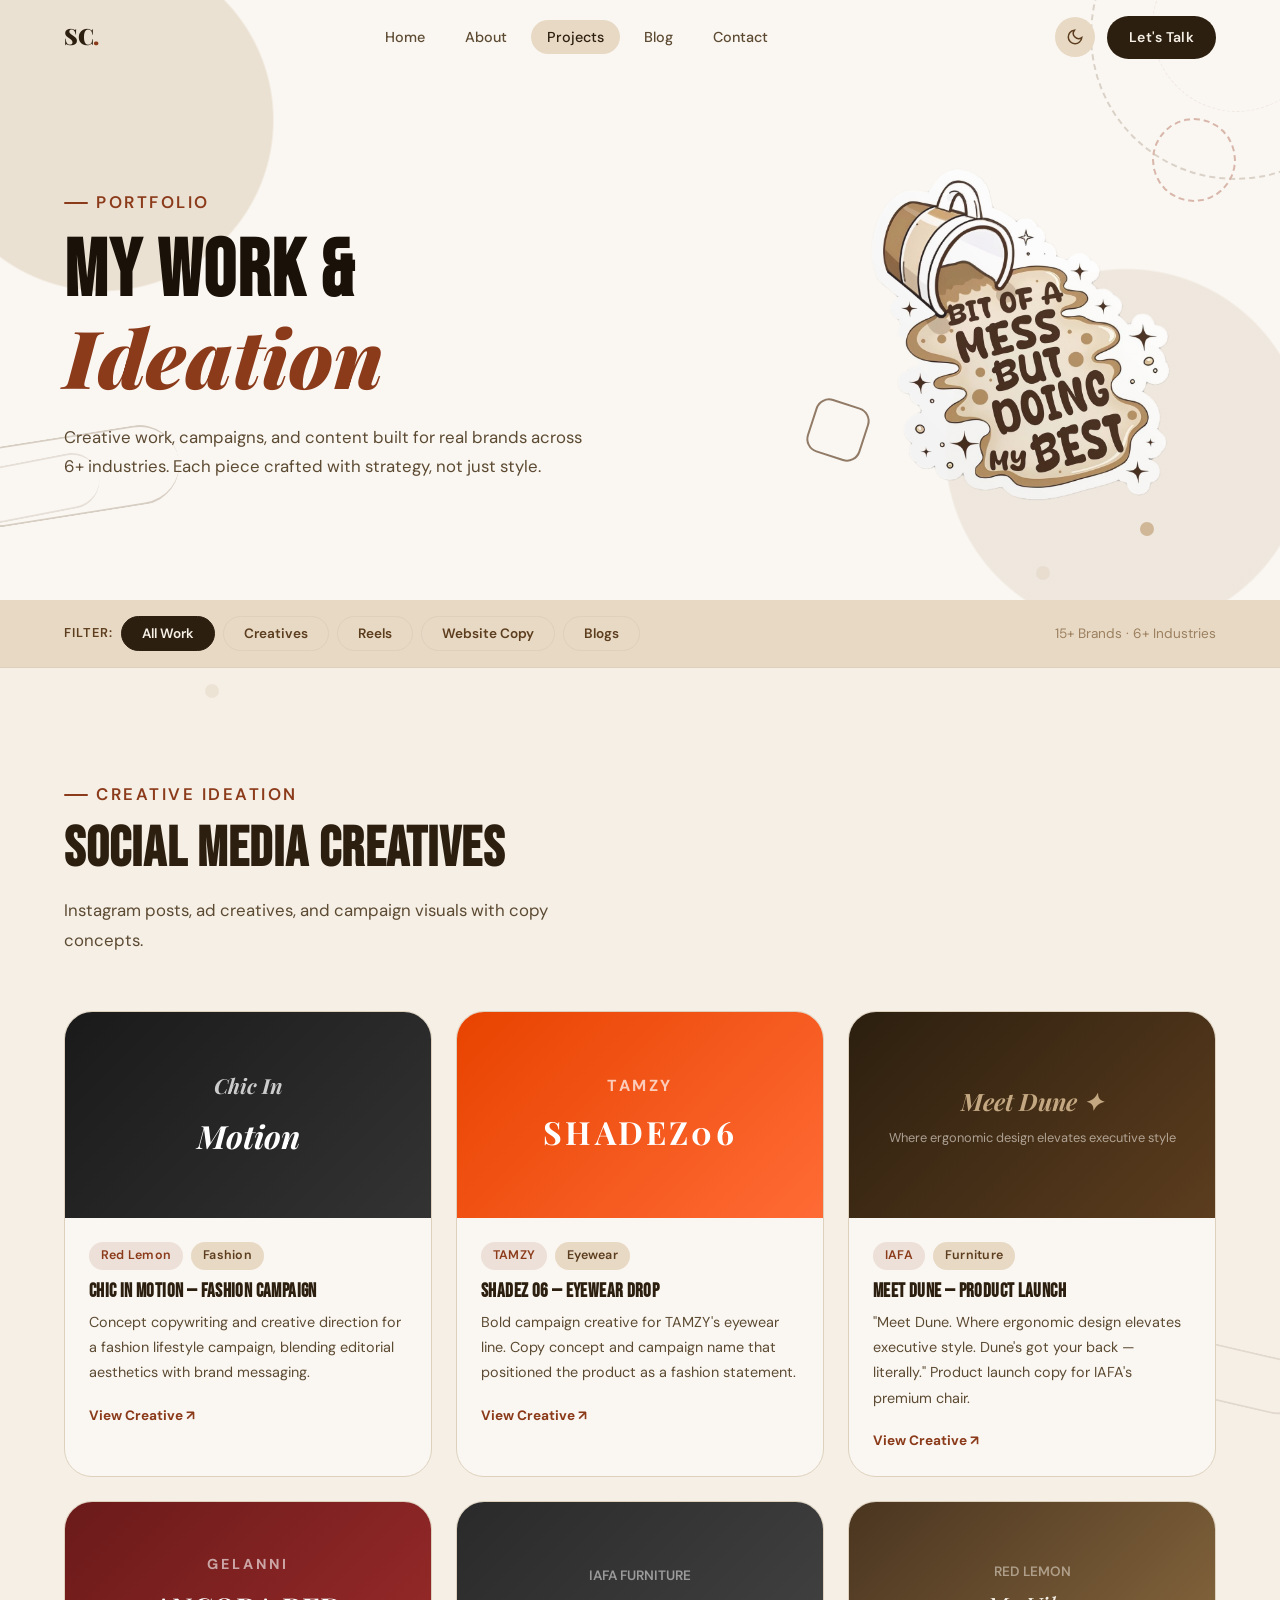
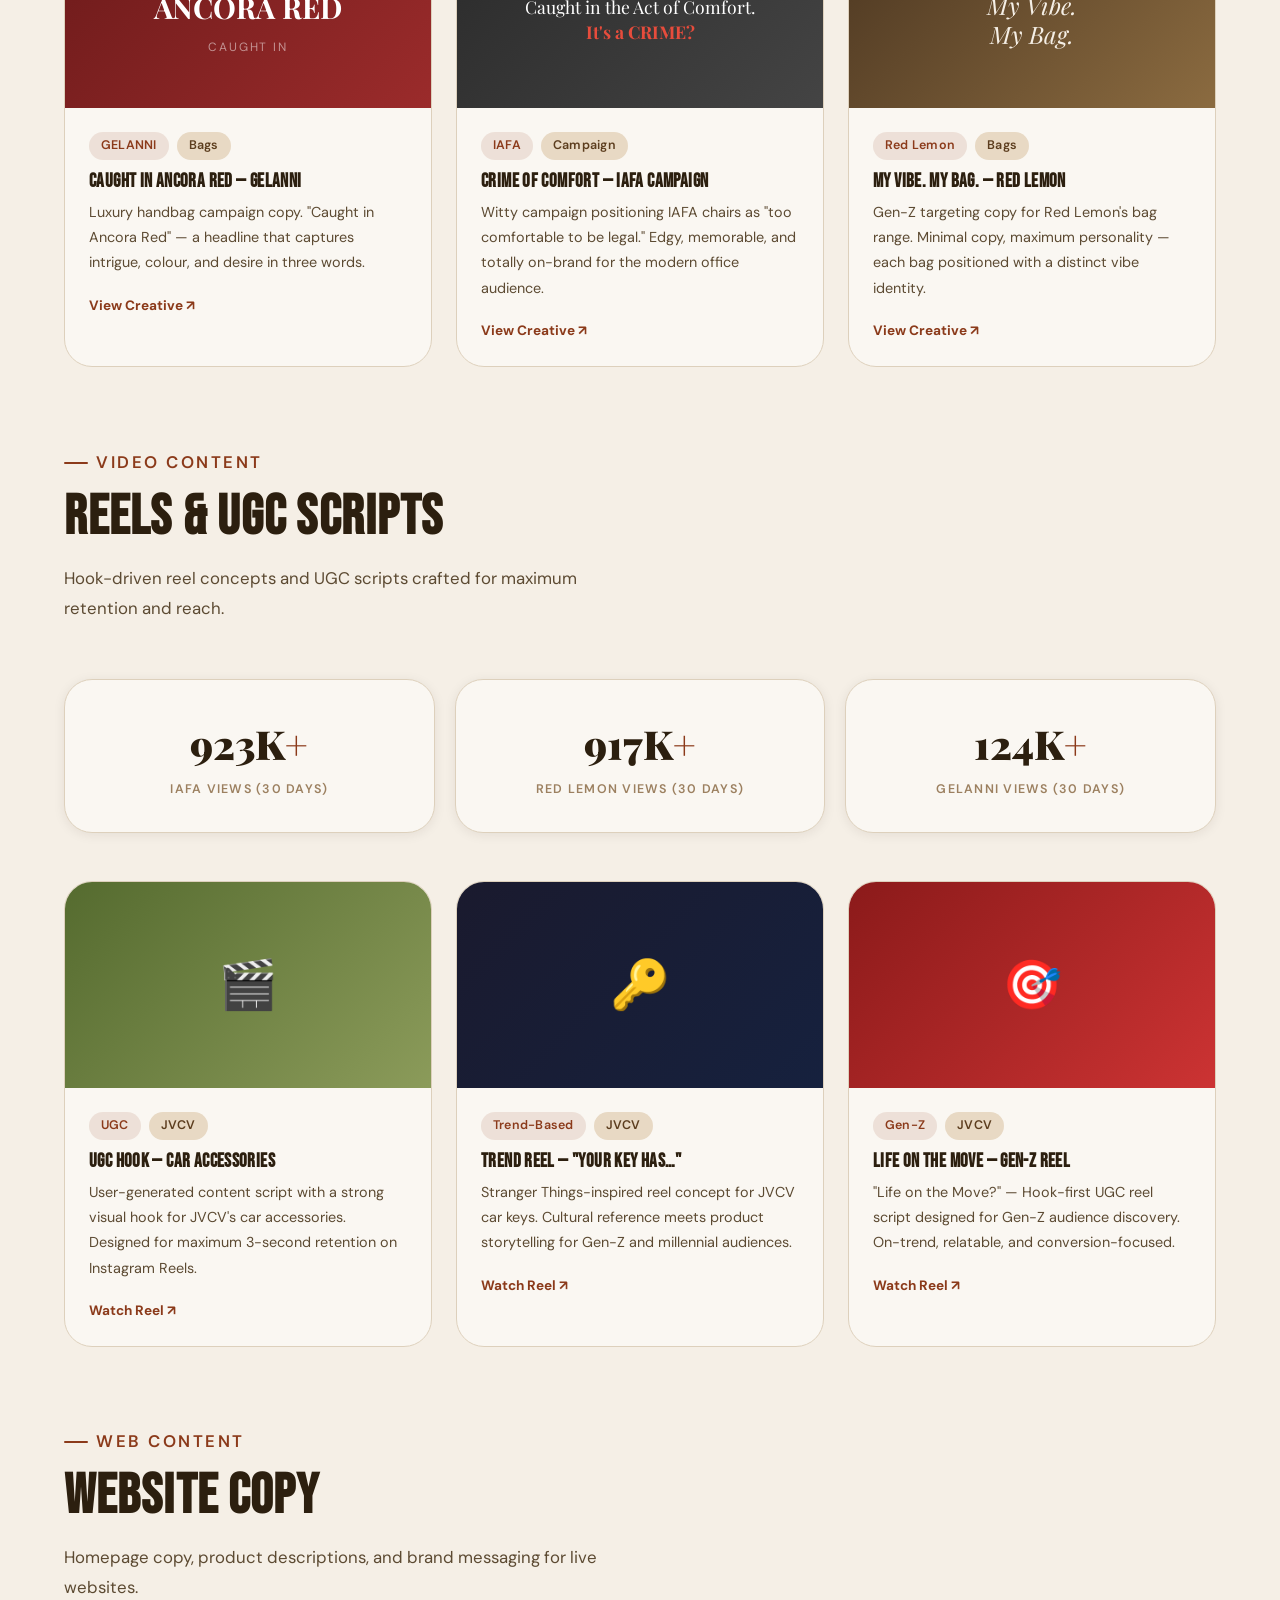
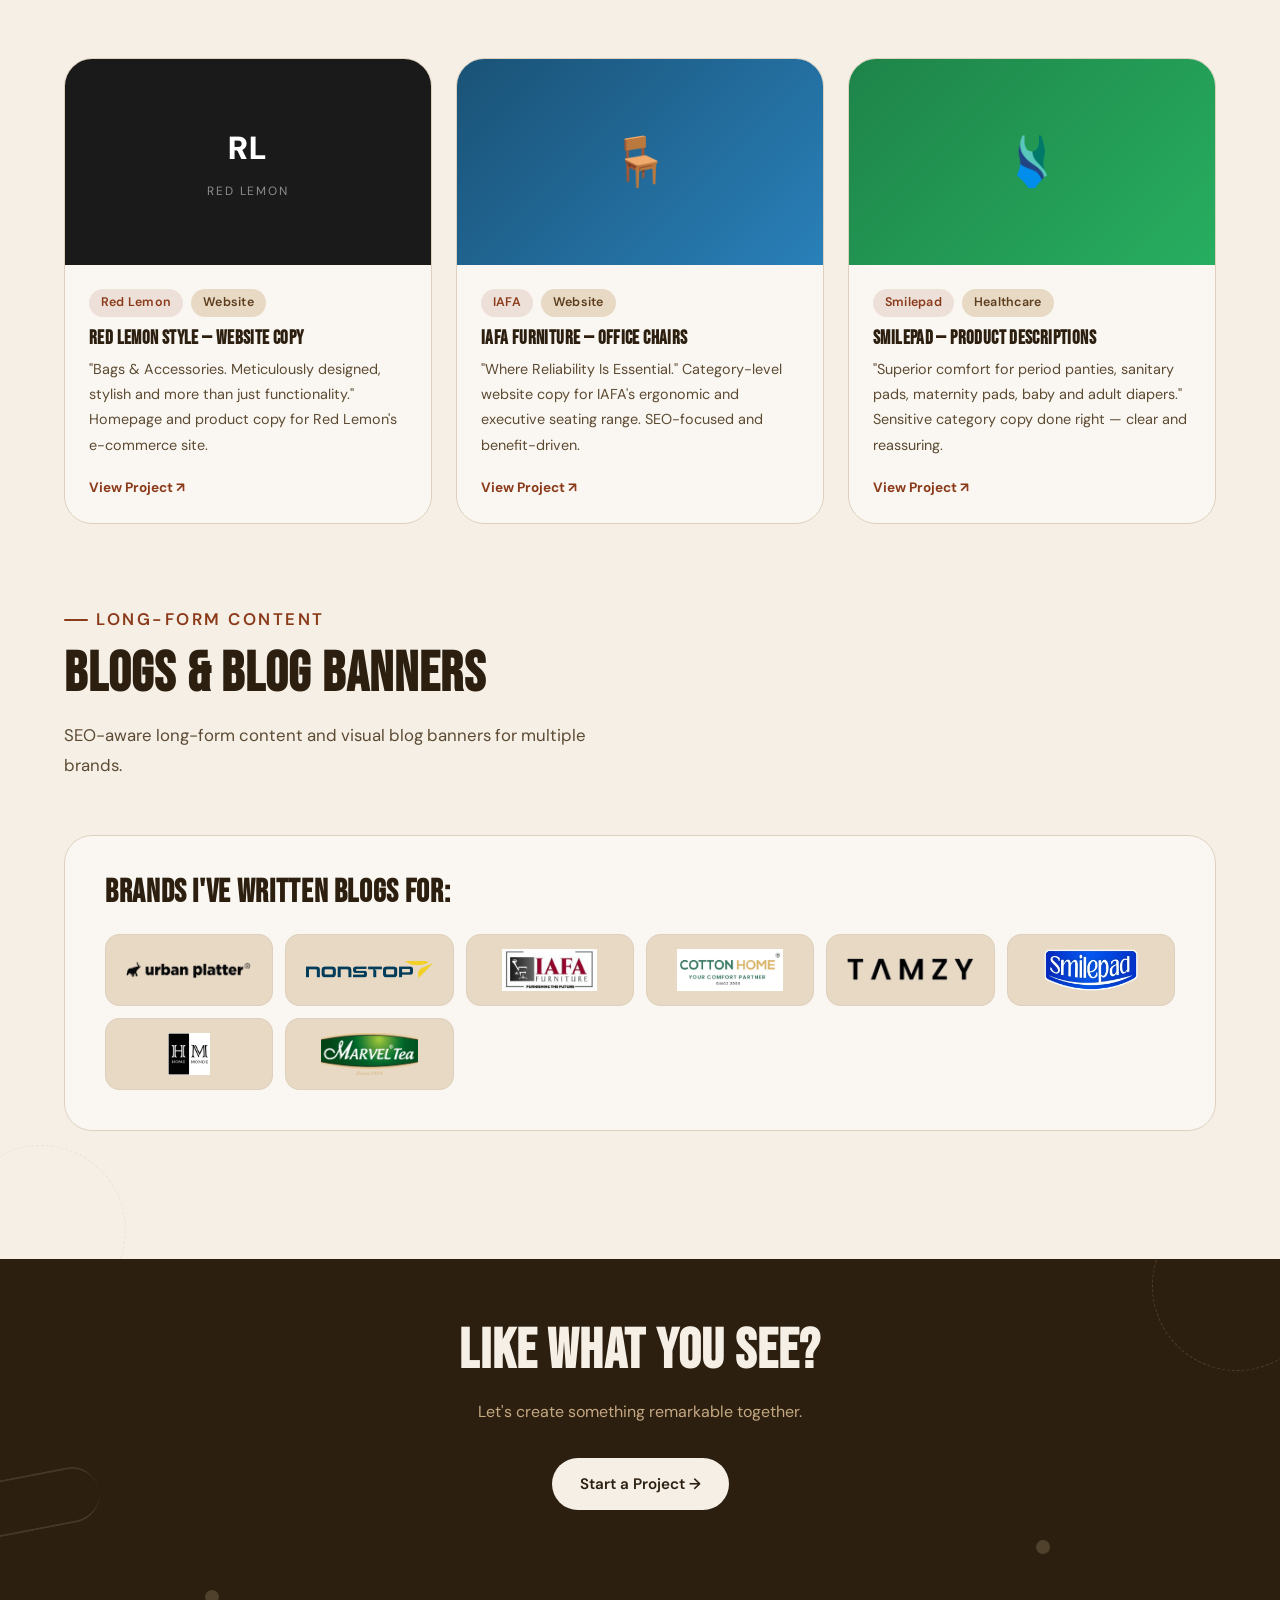
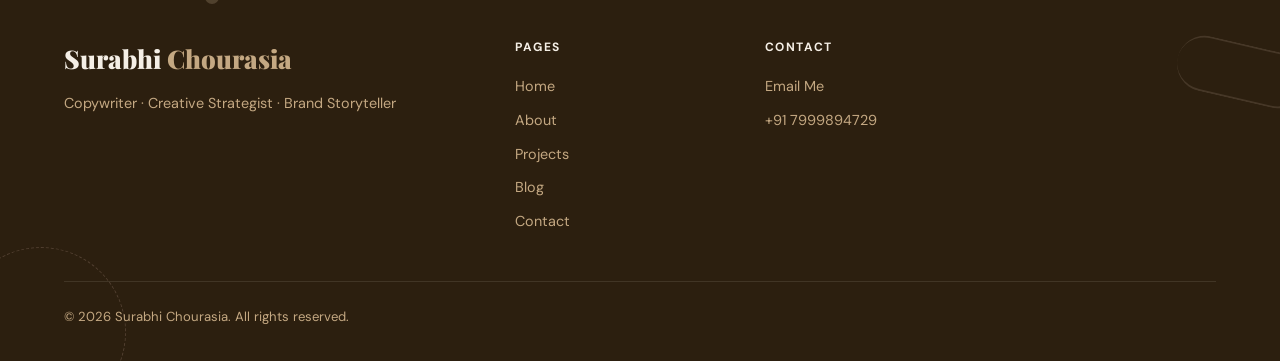
<file: projects.html>
<!DOCTYPE html>
<html lang="en" data-theme="light">
<head>
  <meta charset="UTF-8" />
  <meta name="viewport" content="width=device-width, initial-scale=1.0" />
  <title>Projects — Surabhi Chourasia</title>
  <meta name="description" content="Explore Surabhi Chourasia's copywriting and creative work across brands like IAFA, Red Lemon, TAMZY, GELANNI, Firstcry and more." />
  <link rel="stylesheet" href="css/style.css" />
</head>
<body>
<div class="page-transition" aria-hidden="true"></div>

<nav class="navbar" aria-label="Main navigation">
  <div class="container">
    <div class="navbar__inner">
      <a href="index.html" class="navbar__logo">SC<span>.</span></a>
      <ul class="navbar__links" role="list">
        <li><a href="index.html">Home</a></li>
        <li><a href="about.html">About</a></li>
        <li><a href="projects.html">Projects</a></li>
        <li><a href="blog.html">Blog</a></li>
        <li><a href="contact.html">Contact</a></li>
      </ul>
      <div class="navbar__actions">
        <button class="theme-toggle" aria-label="Toggle dark mode"></button>
        <a href="https://wa.me/917999894729?text=Hi%20Surabhi%2C%20I%20found%20your%20portfolio%20and%20would%20like%20to%20discuss%20a%20project." class="btn-cta" target="_blank" rel="noopener">Let's Talk</a>
        <button class="hamburger" aria-label="Open menu"><span></span><span></span><span></span></button>
      </div>
    </div>
  </div>
</nav>
<div class="mobile-menu" role="dialog">
  <a href="index.html">Home</a><a href="about.html">About</a><a href="projects.html">Projects</a><a href="blog.html">Blog</a><a href="contact.html">Contact</a>
</div>

<!-- Page Header -->
<section class="projects-hero">
  <div class="container">
    <div class="projects-hero__grid">
     
      <div class="projects-hero__content reveal" data-reveal="right">
        <p class="section-header__eyebrow">Portfolio</p>
        <h1>My Work &<br /><em>Ideation</em></h1>
        <p>Creative work, campaigns, and content built for real brands across 6+ industries. Each piece crafted with strategy, not just style.</p>
      </div>
      <div class="projects-hero__media reveal" data-reveal="left">
        <div>
          <img src="/assets/images/blogImg.png" alt="A bit of a mess but doing my best" class="projects-hero__img" />
          <span class="projects-hero__media-doodle projects-hero__media-doodle--ring" aria-hidden="true"></span>
          <span class="projects-hero__media-doodle projects-hero__media-doodle--spark" aria-hidden="true"></span>
          <span class="projects-hero__media-doodle projects-hero__media-doodle--dot" aria-hidden="true"></span>
        </div>
      </div>
    </div>
  </div>
</section>

<!-- Filter + Stats banner -->
<div style="background:var(--sand);padding:16px 0;border-bottom:1px solid var(--taupe-light)">
  <div class="container">
    <div style="display:flex;align-items:center;justify-content:space-between;gap:16px;flex-wrap:wrap">
      <div style="display:flex;gap:8px;flex-wrap:wrap">
        <span style="font-size:0.8rem;font-weight:600;color:var(--brown-mid);align-self:center;letter-spacing:0.08em;text-transform:uppercase">Filter:</span>
        <button class="filter-btn active" data-filter="all">All Work</button>
        <button class="filter-btn" data-filter="creatives">Creatives</button>
        <button class="filter-btn" data-filter="reels">Reels</button>
        <button class="filter-btn" data-filter="website">Website Copy</button>
        <button class="filter-btn" data-filter="blogs">Blogs</button>
      </div>
      <span style="font-size:0.85rem;color:var(--text-muted)">15+ Brands · 6+ Industries</span>
    </div>
  </div>
</div>

<!-- Projects Grid -->
<section class="section">
  <div class="container">

    <!-- Section: Creatives -->
    <div class="section-header reveal">
      <p class="section-header__eyebrow">Creative Ideation</p>
      <h2>Social Media Creatives</h2>
      <p>Instagram posts, ad creatives, and campaign visuals with copy concepts.</p>
    </div>
    <div class="projects-grid" style="margin-bottom:64px">

      <div class="project-card reveal" data-category="creatives">
        <div class="project-card__thumb" style="background:linear-gradient(135deg,#1a1a1a,#333)">
          <div style="display:flex;flex-direction:column;align-items:center;justify-content:center;height:100%;gap:8px">
            <span style="font-family:'Playfair Display',serif;font-style:italic;font-size:1.3rem;color:#ccc;font-weight:700">Chic In</span>
            <span style="font-family:'Playfair Display',serif;font-style:italic;font-size:2rem;color:#fff;font-weight:700">Motion</span>
          </div>
        </div>
        <div class="project-card__body">
          <div class="project-card__tags"><span class="tag tag--accent">Red Lemon</span><span class="tag">Fashion</span></div>
          <h4>Chic In Motion — Fashion Campaign</h4>
          <p>Concept copywriting and creative direction for a fashion lifestyle campaign, blending editorial aesthetics with brand messaging.</p>
          <a href="#" class="project-card__link">View Creative ↗</a>
        </div>
      </div>

      <div class="project-card reveal" data-category="creatives">
        <div class="project-card__thumb" style="background:linear-gradient(135deg,#E84300,#FF6B35)">
          <div style="display:flex;flex-direction:column;align-items:center;justify-content:center;height:100%;gap:8px">
            <span style="font-size:1rem;color:rgba(255,255,255,0.7);letter-spacing:0.15em;font-weight:700">TAMZY</span>
            <span style="font-family:'Playfair Display',serif;font-size:2rem;color:#fff;font-weight:700;letter-spacing:0.1em">SHADEZ06</span>
          </div>
        </div>
        <div class="project-card__body">
          <div class="project-card__tags"><span class="tag tag--accent">TAMZY</span><span class="tag">Eyewear</span></div>
          <h4>Shadez 06 — Eyewear Drop</h4>
          <p>Bold campaign creative for TAMZY's eyewear line. Copy concept and campaign name that positioned the product as a fashion statement.</p>
          <a href="#" class="project-card__link">View Creative ↗</a>
        </div>
      </div>

      <div class="project-card reveal" data-category="creatives">
        <div class="project-card__thumb" style="background:linear-gradient(135deg,#2C1F0F,#5C3D1E)">
          <div style="display:flex;flex-direction:column;align-items:center;justify-content:center;height:100%;gap:8px;text-align:center;padding:16px">
            <span style="font-family:'Playfair Display',serif;font-style:italic;font-size:1.5rem;color:#C4A882;font-weight:700">Meet Dune ✦</span>
            <span style="font-size:0.8rem;color:rgba(245,239,230,0.6)">Where ergonomic design elevates executive style</span>
          </div>
        </div>
        <div class="project-card__body">
          <div class="project-card__tags"><span class="tag tag--accent">IAFA</span><span class="tag">Furniture</span></div>
          <h4>Meet Dune — Product Launch</h4>
          <p>"Meet Dune. Where ergonomic design elevates executive style. Dune's got your back — literally." Product launch copy for IAFA's premium chair.</p>
          <a href="#" class="project-card__link">View Creative ↗</a>
        </div>
      </div>

      <div class="project-card reveal" data-category="creatives">
        <div class="project-card__thumb" style="background:linear-gradient(135deg,#6B1A1A,#9B2B2B)">
          <div style="display:flex;flex-direction:column;align-items:center;justify-content:center;height:100%;gap:8px">
            <span style="font-size:0.9rem;color:rgba(255,255,255,0.6);letter-spacing:0.2em;font-weight:700">GELANNI</span>
            <span style="font-family:'Playfair Display',serif;font-size:1.8rem;color:#fff;font-weight:700">ANCORA RED</span>
            <span style="font-size:0.75rem;color:rgba(255,255,255,0.5);letter-spacing:0.15em">CAUGHT IN</span>
          </div>
        </div>
        <div class="project-card__body">
          <div class="project-card__tags"><span class="tag tag--accent">GELANNI</span><span class="tag">Bags</span></div>
          <h4>Caught in Ancora Red — GELANNI</h4>
          <p>Luxury handbag campaign copy. "Caught in Ancora Red" — a headline that captures intrigue, colour, and desire in three words.</p>
          <a href="#" class="project-card__link">View Creative ↗</a>
        </div>
      </div>

      <div class="project-card reveal" data-category="creatives">
        <div class="project-card__thumb" style="background:linear-gradient(135deg,#2a2a2a,#444)">
          <div style="display:flex;flex-direction:column;align-items:center;justify-content:center;height:100%;gap:8px;text-align:center;padding:16px">
            <span style="font-size:0.85rem;color:rgba(255,255,255,0.5);font-weight:600">IAFA FURNITURE</span>
            <span style="font-family:'Playfair Display',serif;color:#fff;font-size:1.1rem;line-height:1.4">Caught in the Act of Comfort.<br/><span style="color:#e74c3c;font-weight:700">It's a CRIME?</span></span>
          </div>
        </div>
        <div class="project-card__body">
          <div class="project-card__tags"><span class="tag tag--accent">IAFA</span><span class="tag">Campaign</span></div>
          <h4>Crime of Comfort — IAFA Campaign</h4>
          <p>Witty campaign positioning IAFA chairs as "too comfortable to be legal." Edgy, memorable, and totally on-brand for the modern office audience.</p>
          <a href="#" class="project-card__link">View Creative ↗</a>
        </div>
      </div>

      <div class="project-card reveal" data-category="creatives">
        <div class="project-card__thumb" style="background:linear-gradient(135deg,#4A3520,#8B6B40)">
          <div style="display:flex;flex-direction:column;align-items:center;justify-content:center;height:100%;gap:8px;text-align:center;padding:16px">
            <span style="font-size:0.85rem;color:rgba(245,239,230,0.5);font-weight:600">RED LEMON</span>
            <span style="font-family:'Playfair Display',serif;font-style:italic;font-size:1.5rem;color:#F5EFE6;line-height:1.2">My Vibe.<br/>My Bag.</span>
          </div>
        </div>
        <div class="project-card__body">
          <div class="project-card__tags"><span class="tag tag--accent">Red Lemon</span><span class="tag">Bags</span></div>
          <h4>My Vibe. My Bag. — Red Lemon</h4>
          <p>Gen-Z targeting copy for Red Lemon's bag range. Minimal copy, maximum personality — each bag positioned with a distinct vibe identity.</p>
          <a href="#" class="project-card__link">View Creative ↗</a>
        </div>
      </div>

    </div>

    <!-- Section: Reels -->
    <div class="section-header reveal">
      <p class="section-header__eyebrow">Video Content</p>
      <h2>Reels & UGC Scripts</h2>
      <p>Hook-driven reel concepts and UGC scripts crafted for maximum retention and reach.</p>
    </div>

    <!-- Insights highlight -->
    <div style="display:grid;grid-template-columns:repeat(3,1fr);gap:20px;margin-bottom:48px" class="reveal">
      <div class="card" style="text-align:center">
        <div style="font-family:'Playfair Display',serif;font-size:2.5rem;font-weight:900;color:var(--brown-dark)">923K<span style="color:var(--accent)">+</span></div>
        <div style="font-size:0.78rem;font-weight:600;letter-spacing:0.1em;text-transform:uppercase;color:var(--text-muted);margin-top:4px">IAFA Views (30 days)</div>
      </div>
      <div class="card" style="text-align:center">
        <div style="font-family:'Playfair Display',serif;font-size:2.5rem;font-weight:900;color:var(--brown-dark)">917K<span style="color:var(--accent)">+</span></div>
        <div style="font-size:0.78rem;font-weight:600;letter-spacing:0.1em;text-transform:uppercase;color:var(--text-muted);margin-top:4px">Red Lemon Views (30 days)</div>
      </div>
      <div class="card" style="text-align:center">
        <div style="font-family:'Playfair Display',serif;font-size:2.5rem;font-weight:900;color:var(--brown-dark)">124K<span style="color:var(--accent)">+</span></div>
        <div style="font-size:0.78rem;font-weight:600;letter-spacing:0.1em;text-transform:uppercase;color:var(--text-muted);margin-top:4px">GELANNI Views (30 days)</div>
      </div>
    </div>

    <div class="projects-grid" style="margin-bottom:64px">
      <div class="project-card reveal" data-category="reels">
        <div class="project-card__thumb" style="background:linear-gradient(135deg,#556B2F,#8B9B5A)">
          <div style="display:flex;align-items:center;justify-content:center;height:100%;font-size:3rem">🎬</div>
        </div>
        <div class="project-card__body">
          <div class="project-card__tags"><span class="tag tag--accent">UGC</span><span class="tag">JVCV</span></div>
          <h4>UGC Hook — Car Accessories</h4>
          <p>User-generated content script with a strong visual hook for JVCV's car accessories. Designed for maximum 3-second retention on Instagram Reels.</p>
          <a href="https://www.instagram.com/reel/DUU1gluEeBI/" target="_blank" rel="noopener" class="project-card__link">Watch Reel ↗</a>
        </div>
      </div>
      <div class="project-card reveal" data-category="reels">
        <div class="project-card__thumb" style="background:linear-gradient(135deg,#1A1A2E,#16213E)">
          <div style="display:flex;align-items:center;justify-content:center;height:100%;font-size:3rem">🔑</div>
        </div>
        <div class="project-card__body">
          <div class="project-card__tags"><span class="tag tag--accent">Trend-Based</span><span class="tag">JVCV</span></div>
          <h4>Trend Reel — "Your Key Has…"</h4>
          <p>Stranger Things-inspired reel concept for JVCV car keys. Cultural reference meets product storytelling for Gen-Z and millennial audiences.</p>
          <a href="https://www.instagram.com/reel/DR16NfMDYKD/" target="_blank" rel="noopener" class="project-card__link">Watch Reel ↗</a>
        </div>
      </div>
      <div class="project-card reveal" data-category="reels">
        <div class="project-card__thumb" style="background:linear-gradient(135deg,#8B1A1A,#CC3333)">
          <div style="display:flex;align-items:center;justify-content:center;height:100%;font-size:3rem">🎯</div>
        </div>
        <div class="project-card__body">
          <div class="project-card__tags"><span class="tag tag--accent">Gen-Z</span><span class="tag">JVCV</span></div>
          <h4>Life on the Move — Gen-Z Reel</h4>
          <p>"Life on the Move?" — Hook-first UGC reel script designed for Gen-Z audience discovery. On-trend, relatable, and conversion-focused.</p>
          <a href="https://www.instagram.com/reel/DUP08lDkRLF/" target="_blank" rel="noopener" class="project-card__link">Watch Reel ↗</a>
        </div>
      </div>
    </div>

    <!-- Section: Website Copy -->
    <div class="section-header reveal">
      <p class="section-header__eyebrow">Web Content</p>
      <h2>Website Copy</h2>
      <p>Homepage copy, product descriptions, and brand messaging for live websites.</p>
    </div>
    <div class="projects-grid" style="margin-bottom:64px">
      <div class="project-card reveal" data-category="website">
        <div class="project-card__thumb" style="background:#1a1a1a">
          <div style="display:flex;flex-direction:column;align-items:center;justify-content:center;height:100%;gap:8px">
            <div style="font-size:2rem;font-weight:900;color:#fff;letter-spacing:0.05em">RL</div>
            <div style="font-size:0.75rem;color:rgba(255,255,255,0.5);letter-spacing:0.15em">RED LEMON</div>
          </div>
        </div>
        <div class="project-card__body">
          <div class="project-card__tags"><span class="tag tag--accent">Red Lemon</span><span class="tag">Website</span></div>
          <h4>Red Lemon Style — Website Copy</h4>
          <p>"Bags & Accessories. Meticulously designed, stylish and more than just functionality." Homepage and product copy for Red Lemon's e-commerce site.</p>
          <a href="#" class="project-card__link">View Project ↗</a>
        </div>
      </div>
      <div class="project-card reveal" data-category="website">
        <div class="project-card__thumb" style="background:linear-gradient(135deg,#1a5276,#2980B9)">
          <div style="display:flex;align-items:center;justify-content:center;height:100%;font-size:3rem">🪑</div>
        </div>
        <div class="project-card__body">
          <div class="project-card__tags"><span class="tag tag--accent">IAFA</span><span class="tag">Website</span></div>
          <h4>IAFA Furniture — Office Chairs</h4>
          <p>"Where Reliability Is Essential." Category-level website copy for IAFA's ergonomic and executive seating range. SEO-focused and benefit-driven.</p>
          <a href="#" class="project-card__link">View Project ↗</a>
        </div>
      </div>
      <div class="project-card reveal" data-category="website">
        <div class="project-card__thumb" style="background:linear-gradient(135deg,#1e8449,#27AE60)">
          <div style="display:flex;align-items:center;justify-content:center;height:100%;font-size:3rem">🩱</div>
        </div>
        <div class="project-card__body">
          <div class="project-card__tags"><span class="tag tag--accent">Smilepad</span><span class="tag">Healthcare</span></div>
          <h4>Smilepad — Product Descriptions</h4>
          <p>"Superior comfort for period panties, sanitary pads, maternity pads, baby and adult diapers." Sensitive category copy done right — clear and reassuring.</p>
          <a href="#" class="project-card__link">View Project ↗</a>
        </div>
      </div>
    </div>

    <!-- Section: Blogs -->
    <div class="section-header reveal">
      <p class="section-header__eyebrow">Long-Form Content</p>
      <h2>Blogs & Blog Banners</h2>
      <p>SEO-aware long-form content and visual blog banners for multiple brands.</p>
    </div>
    <div style="background:var(--warm-white);border:1px solid var(--taupe-light);border-radius:var(--radius-lg);padding:40px;margin-bottom:32px" class="reveal">
      <h3 style="margin-bottom:24px;color:var(--brown-dark)">Brands I've Written Blogs For:</h3>
      <div style="display:grid;grid-template-columns:repeat(auto-fill,minmax(160px,1fr));gap:12px">
        <a href="https://urbanplatter.com/" class="brand-logo" target="_blank" rel="noopener"><img src="/assets/images/UPLogo.avif" alt="Urban Platter" style="max-width:100%;max-height:42px;object-fit:contain"></a>
        <a href="https://gononstop.in/" class="brand-logo" target="_blank" rel="noopener"><img src="/assets/images/logo_nonstop.png" alt="GoNon Stop" style="max-width:100%;max-height:42px;object-fit:contain"></a>
        <a href="https://iafafurniture.com" class="brand-logo" target="_blank" rel="noopener"><img src="/assets/images/iafa.avif" alt="IAFA Furniture" style="max-width:100%;max-height:42px;object-fit:contain"></a>
        <a href="https://www.cottonhome.ae/" class="brand-logo" target="_blank" rel="noopener"><img src="/assets/images/cottonhomes.jpeg" alt="Cotton Homes" style="max-width:100%;max-height:42px;object-fit:contain"></a>
        <a href="https://tamzy.in" class="brand-logo" target="_blank" rel="noopener"><img src="/assets/images/TEXT_LOGO.avif" alt="TAMZY" style="max-width:100%;max-height:42px;object-fit:contain"></a>
        <a href="https://smilepad.in/" class="brand-logo" target="_blank" rel="noopener"><img src="/assets/images/SmilePad.webp" alt="Smilepad" style="max-width:100%;max-height:42px;object-fit:contain"></a>
        <a href="https://www.homemonde.in/" class="brand-logo" target="_blank" rel="noopener"><img src="/assets/images/Homemonde_Logo-02.avif" alt="Homemonde" style="max-width:100%;max-height:42px;object-fit:contain"></a>
        <a href="https://marveltea.com/" class="brand-logo" target="_blank" rel="noopener"><img src="/assets/images/tea.avif" alt="Marvel Tea" style="max-width:100%;max-height:42px;object-fit:contain"></a>
      </div>
    </div>

  </div>
</section>

<!-- CTA -->
<section class="section--sm" style="background:var(--brown-dark);text-align:center">
  <div class="container">
    <h2 style="color:var(--cream);margin-bottom:16px">Like what you see?</h2>
    <p style="color:var(--taupe);max-width:440px;margin:0 auto 32px">Let's create something remarkable together.</p>
    <a href="contact.html" class="btn" style="background:var(--cream);color:var(--brown-dark)">Start a Project →</a>
  </div>
</section>

<footer class="footer">
  <div class="container">
    <div class="footer__grid">
      <div><div class="footer__brand-name">Surabhi<span> Chourasia</span></div><p>Copywriter · Creative Strategist · Brand Storyteller</p></div>
      <div class="footer__col"><h5>Pages</h5><ul class="footer__links"><li><a href="index.html">Home</a></li><li><a href="about.html">About</a></li><li><a href="projects.html">Projects</a></li><li><a href="blog.html">Blog</a></li><li><a href="contact.html">Contact</a></li></ul></div>
      <div class="footer__col"><h5>Contact</h5><ul class="footer__links"><li><a href="mailto:Surbhichourasiya5@gmail.com">Email Me</a></li><li><a href="tel:+917999894729">+91 7999894729</a></li></ul></div>
    </div>
    <div class="footer__bottom"><p>© 2026 Surabhi Chourasia. All rights reserved.</p></div>
  </div>
</footer>
<button class="back-to-top" aria-label="Back to top">↑</button>
<script src="js/main.js"></script>
<style>
.brand-logo {
  display:flex;
  align-items:center;
  justify-content:center;
  padding:14px 20px;
  background:var(--sand);
  border-radius:var(--radius-md);
  font-family:'Playfair Display',serif;
  font-weight:700;
  color:var(--brown-mid);
  border:1px solid var(--taupe-light);
  transition:all 0.35s;
  text-align:center;
  cursor:pointer;
}
.brand-logo img {
  max-width: 100%;
  max-height: 42px;
  object-fit: contain;
}
.brand-logo:hover {
  transform: translateY(-2px);
  box-shadow: 0 10px 18px rgba(44,31,15,0.12);
}
[data-theme="dark"] .brand-logo {
  background: #fffdf8;
  border-color: rgba(196,168,130,0.45);
}
[data-theme="dark"] .brand-logo:hover {
  background: #fff;
  border-color: rgba(196,168,130,0.6);
}
</style>
</body>
</html>
</file>
<file: css/style.css>
/* ============================================
   SURABHI CHOURASIA — Portfolio
   Design: Warm Earthy Editorial
   ============================================ */

  @import url('https://fonts.googleapis.com/css2?family=Bebas+Neue&family=Playfair+Display:ital,wght@0,400;0,700;0,900;1,400;1,700&family=DM+Sans:wght@300;400;500;600&display=swap');

   /* ── CSS Variables ── */
   :root {
     --cream: #F5EFE6;
     --warm-white: #FAF7F2;
     --brown-dark: #2C1F0F;
     --brown-mid: #5C3D1E;
     --brown-light: #A07850;
     --taupe: #C4A882;
     --taupe-light: #DDD0BC;
     --sand: #E8D9C4;
     --accent: #8B3A1A;
     --accent-soft: #C05A30;
     --text-primary: #1A1209;
     --text-secondary: #5C4A32;
     --text-muted: #9C8060;
   
     --font-display: 'Playfair Display', serif;
    --font-heading: 'Bebas Neue', sans-serif;
     --font-body: 'DM Sans', sans-serif;
   
     --radius-sm: 6px;
     --radius-md: 14px;
     --radius-lg: 28px;
     --radius-pill: 999px;
   
     --shadow-sm: 0 2px 12px rgba(44,31,15,0.08);
     --shadow-md: 0 8px 32px rgba(44,31,15,0.12);
     --shadow-lg: 0 20px 60px rgba(44,31,15,0.18);
   
     --transition: 0.35s cubic-bezier(0.25, 0.46, 0.45, 0.94);
   }
   
   /* Dark mode */
   [data-theme="dark"] {
     --cream: #1A1209;
     --warm-white: #201710;
     --brown-dark: #F5EFE6;
     --brown-mid: #DDD0BC;
     --brown-light: #C4A882;
     --taupe: #8B6B48;
     --taupe-light: #4A3520;
     --sand: #2C2015;
     --text-primary: #F5EFE6;
     --text-secondary: #C4A882;
     --text-muted: #8B6B48;
     --shadow-sm: 0 2px 12px rgba(0,0,0,0.3);
     --shadow-md: 0 8px 32px rgba(0,0,0,0.4);
     --shadow-lg: 0 20px 60px rgba(0,0,0,0.5);
   }
   
   /* ── Reset ── */
   *, *::before, *::after { box-sizing: border-box; margin: 0; padding: 0; }
   html { scroll-behavior: smooth; font-size: 16px; }
   body {
     font-family: var(--font-body);
     background-color: var(--cream);
     color: var(--text-primary);
     line-height: 1.6;
     transition: background-color 0.4s, color 0.4s;
     overflow-x: hidden;
   }
   img { max-width: 100%; display: block; }
   a { color: inherit; text-decoration: none; }
   button { cursor: pointer; border: none; background: none; font-family: inherit; }
   ul { list-style: none; }
   
   /* ── Typography ── */
  h1, h2, h3, h4 { font-family: var(--font-heading); line-height: 1.05; letter-spacing: 0.02em; }
   h1 { font-size: clamp(2.8rem, 7vw, 6rem); font-weight: 900; }
   h2 { font-size: clamp(2rem, 5vw, 3.5rem); font-weight: 700; }
   h3 { font-size: clamp(1.4rem, 3vw, 2rem); font-weight: 700; }
   h4 { font-size: 1.2rem; font-weight: 600; }
  h1 em, h2 em, h3 em {
    font-family: var(--font-display);
    font-style: italic;
    letter-spacing: 0;
  }
   p { color: var(--text-secondary); line-height: 1.75; }
   
   /* ── Layout ── */
   .container { max-width: 1200px; margin: 0 auto; padding: 0 24px; }
   .section { padding: 96px 0; }
   .section--sm { padding: 64px 0; }

  /* ── Site-wide doodles (non-conflicting) ── */
  .doodle-zone {
    position: relative;
    isolation: isolate;
    overflow: hidden;
  }
  .doodle-zone > :not(.section-doodles) {
    position: relative;
    z-index: 1;
  }
  .section-doodles {
    position: absolute;
    inset: 0;
    z-index: 0;
    pointer-events: none;
  }
  .section-doodle {
    position: absolute;
    opacity: 0.22;
    pointer-events: none;
  }
  .section-doodle--ring {
    width: 170px;
    height: 170px;
    top: -58px;
    right: -42px;
    border: 1.5px dashed color-mix(in oklab, var(--accent), #fff 62%);
    border-radius: 999px;
    animation: siteDoodleDrift 13s ease-in-out infinite;
  }
  .section-doodle--stroke {
    width: 130px;
    height: 56px;
    left: -30px;
    bottom: 14%;
    border-top: 2px solid color-mix(in oklab, var(--brown-mid), #fff 44%);
    border-bottom: 2px solid color-mix(in oklab, var(--brown-mid), #fff 44%);
    border-radius: 999px;
    transform: rotate(-11deg);
    animation: siteDoodleSway 9.5s ease-in-out infinite;
  }
  .section-doodle--dot {
    width: 14px;
    height: 14px;
    right: 18%;
    bottom: 20px;
    background: color-mix(in oklab, var(--taupe), #fff 20%);
    border-radius: 50%;
    animation: siteDoodlePulse 2.8s ease-in-out infinite;
  }
  .section-doodles--alt .section-doodle--ring {
    right: auto;
    left: -44px;
    top: auto;
    bottom: -56px;
  }
  .section-doodles--alt .section-doodle--stroke {
    left: auto;
    right: -26px;
    bottom: auto;
    top: 18%;
    transform: rotate(13deg);
  }
  .section-doodles--alt .section-doodle--dot {
    right: auto;
    left: 16%;
    top: 16px;
    bottom: auto;
  }
  @keyframes siteDoodleDrift {
    0%, 100% { transform: translateY(0) rotate(0deg); }
    50% { transform: translateY(-10px) rotate(10deg); }
  }
  @keyframes siteDoodleSway {
    0%, 100% { transform: rotate(-11deg) translateX(0); }
    50% { transform: rotate(-6deg) translateX(10px); }
  }
  @keyframes siteDoodlePulse {
    0%, 100% { transform: scale(1); opacity: 0.24; }
    50% { transform: scale(1.35); opacity: 0.46; }
  }
  [data-theme="dark"] .section-doodle { opacity: 0.16; }
  [data-theme="dark"] .section-doodle--ring {
    border-color: color-mix(in oklab, var(--taupe), #fff 16%);
  }
  [data-theme="dark"] .section-doodle--stroke {
    border-top-color: color-mix(in oklab, var(--taupe), #fff 20%);
    border-bottom-color: color-mix(in oklab, var(--taupe), #fff 20%);
  }
  [data-theme="dark"] .section-doodle--dot {
    background: color-mix(in oklab, var(--taupe), #fff 10%);
  }
   
   /* ── Navbar ── */
   .navbar {
     position: fixed;
     top: 0; left: 0; right: 0;
     z-index: 1000;
     padding: 16px 0;
     transition: all var(--transition);
   }
   .navbar.scrolled {
     background: rgba(245,239,230,0.92);
     backdrop-filter: blur(20px);
     -webkit-backdrop-filter: blur(20px);
     box-shadow: var(--shadow-sm);
     padding: 12px 0;
   }
   [data-theme="dark"] .navbar.scrolled {
     background: rgba(26,18,9,0.92);
   }
   .navbar__inner {
     display: flex;
     align-items: center;
     justify-content: space-between;
     gap: 24px;
   }
   .navbar__logo {
     font-family: var(--font-display);
     font-size: 1.4rem;
     font-weight: 900;
     color: var(--brown-dark);
     letter-spacing: -0.02em;
   }
   .navbar__logo span { color: var(--accent); }
   .navbar__links {
     display: flex;
     align-items: center;
     gap: 8px;
   }
   .navbar__links a {
     padding: 8px 16px;
     border-radius: var(--radius-pill);
     font-size: 0.9rem;
     font-weight: 500;
     color: var(--text-secondary);
     transition: all var(--transition);
   }
   .navbar__links a:hover,
   .navbar__links a.active {
     color: var(--brown-dark);
     background: var(--sand);
   }
   .navbar__actions {
     display: flex;
     align-items: center;
     gap: 12px;
   }
   .theme-toggle {
     width: 40px; height: 40px;
     border-radius: 50%;
     background: var(--sand);
     display: flex; align-items: center; justify-content: center;
     color: var(--brown-mid);
     font-size: 1rem;
     transition: all var(--transition);
   }
   .theme-toggle:hover { background: var(--taupe-light); transform: rotate(20deg); }
   .btn-cta {
     padding: 10px 22px;
     background: var(--brown-dark);
     color: var(--cream);
     border-radius: var(--radius-pill);
     font-size: 0.88rem;
     font-weight: 600;
     letter-spacing: 0.02em;
     transition: all var(--transition);
   }
   .btn-cta:hover {
     background: var(--accent);
     transform: translateY(-1px);
     box-shadow: 0 8px 24px rgba(139,58,26,0.3);
   }
   
   /* Mobile nav */
   .hamburger {
     display: none;
     flex-direction: column;
     gap: 5px;
     width: 28px;
     padding: 4px;
   }
   .hamburger span {
     display: block; height: 2px;
     background: var(--brown-dark);
     border-radius: 2px;
     transition: all var(--transition);
   }
   .hamburger.open span:nth-child(1) { transform: rotate(45deg) translate(5px,5px); }
   .hamburger.open span:nth-child(2) { opacity: 0; }
   .hamburger.open span:nth-child(3) { transform: rotate(-45deg) translate(5px,-5px); }
   
   .mobile-menu {
     display: none;
     position: fixed;
     inset: 0;
     background: var(--warm-white);
     z-index: 999;
     flex-direction: column;
     align-items: center;
     justify-content: center;
     gap: 32px;
   }
   .mobile-menu.open { display: flex; }
   .mobile-menu a {
     font-family: var(--font-display);
     font-size: 2.5rem;
     font-weight: 700;
     color: var(--brown-dark);
     transition: color var(--transition);
   }
   .mobile-menu a:hover { color: var(--accent); }
   
   /* ── Buttons ── */
   .btn {
     display: inline-flex;
     align-items: center;
     gap: 8px;
     padding: 14px 28px;
     border-radius: var(--radius-pill);
     font-weight: 600;
     font-size: 0.95rem;
     transition: all var(--transition);
     cursor: pointer;
     border: none;
     font-family: var(--font-body);
   }
   .btn--primary {
     background: var(--brown-dark);
     color: var(--cream);
   }
   .btn--primary:hover {
     background: var(--accent);
     transform: translateY(-2px);
     box-shadow: 0 12px 32px rgba(139,58,26,0.35);
   }
   .btn--outline {
     background: transparent;
     color: var(--brown-dark);
     border: 2px solid var(--taupe);
   }
   .btn--outline:hover {
     border-color: var(--brown-dark);
     background: var(--sand);
     transform: translateY(-2px);
   }
   .btn--ghost {
     background: var(--sand);
     color: var(--brown-mid);
   }
   .btn--ghost:hover { background: var(--taupe-light); }
   
   /* ── Section Header ── */
   .section-header { margin-bottom: 56px; }
   .section-header__eyebrow {
     display: inline-flex;
     align-items: center;
     gap: 8px;
     font-size: 0.8rem;
     font-weight: 600;
     letter-spacing: 0.15em;
     text-transform: uppercase;
     color: var(--accent);
     margin-bottom: 12px;
   }
   .section-header__eyebrow::before {
     content: '';
     display: block;
     width: 24px; height: 2px;
     background: var(--accent);
     border-radius: 2px;
   }
   .section-header h2 { color: var(--brown-dark); }
   .section-header p { max-width: 540px; margin-top: 16px; font-size: 1.05rem; }
   
   /* ── Cards ── */
   .card {
     background: var(--warm-white);
     border-radius: var(--radius-lg);
     padding: 32px;
     box-shadow: var(--shadow-sm);
     border: 1px solid var(--taupe-light);
     transition: all var(--transition);
   }
   .card:hover {
     transform: translateY(-4px);
     box-shadow: var(--shadow-md);
     border-color: var(--taupe);
   }
   
   /* ── Tags / Badges ── */
   .tag {
     display: inline-block;
     padding: 4px 12px;
     border-radius: var(--radius-pill);
     font-size: 0.78rem;
     font-weight: 600;
     background: var(--sand);
     color: var(--brown-mid);
     letter-spacing: 0.02em;
   }
   .tag--accent { background: rgba(139,58,26,0.12); color: var(--accent); }
   .tag--dark { background: var(--brown-dark); color: var(--cream); }
   
   /* ── Hero (Home) ── */
   .hero {
     min-height: 100vh;
     display: flex;
     align-items: center;
     position: relative;
     overflow: hidden;
     padding: 120px 0 80px;
   }
   #hero-canvas {
     position: absolute;
     inset: 0;
     width: 100%; height: 100%;
     z-index: 0;
   }
   .hero__fallback {
     position: absolute;
     inset: 0;
     background: radial-gradient(ellipse at 30% 50%, rgba(196,168,130,0.3) 0%, transparent 60%),
                 radial-gradient(ellipse at 70% 20%, rgba(139,58,26,0.15) 0%, transparent 50%),
                 radial-gradient(ellipse at 80% 80%, rgba(192,90,48,0.1) 0%, transparent 50%);
     z-index: 0;
   }
  .hero__doodles {
    position: absolute;
    inset: 0;
    z-index: 1;
    pointer-events: none;
  }
  .doodle {
    position: absolute;
    stroke: color-mix(in oklab, var(--brown-mid), #fff 24%);
    stroke-width: 2.1;
    stroke-linecap: round;
    stroke-linejoin: round;
    fill: none;
    opacity: 0.34;
    filter: drop-shadow(0 8px 12px rgba(44,31,15,0.06));
    animation: doodleFloat 8.8s ease-in-out infinite;
  }
  .doodle--flower {
    width: 156px;
    top: 10%;
    right: 7%;
    animation-delay: -0.8s;
  }
  .doodle--smile {
    width: 146px;
    bottom: 18%;
    left: 8%;
    animation-delay: -2.2s;
  }
  .doodle--quote {
    width: 84px;
    top: 16%;
    left: 48%;
    animation-delay: -0.4s;
  }
  .doodle--spark {
    width: 82px;
    top: 58%;
    right: 24%;
    animation-delay: -3.2s;
  }
  .doodle--pen {
    width: 168px;
    bottom: 10%;
    right: 36%;
    animation-delay: -1.6s;
  }
  @keyframes doodleFloat {
    0%, 100% { transform: translateY(0) rotate(0deg); }
    50% { transform: translateY(-7px) rotate(-1.4deg); }
  }
   .hero__content {
     position: relative;
     z-index: 2;
     max-width: 780px;
    padding: 16px 24px 22px;
    border-radius: var(--radius-lg);
   }
  .hero__layout {
    position: relative;
    z-index: 2;
    display: grid;
    grid-template-columns: minmax(280px, 460px) 1fr;
    align-items: center;
    gap: clamp(24px, 4vw, 64px);
  }
  .hero__media { position: relative; }
  .hero__photo-wrap {
    position: relative;
    border-radius: 30px;
    border: 2px solid color-mix(in oklab, var(--accent), #fff 65%);
    background: linear-gradient(145deg, rgba(245,239,230,0.82), rgba(196,168,130,0.2));
    padding: 12px;
    box-shadow: 0 24px 52px rgba(44,31,15,0.2);
    overflow: visible;
  }
  .hero__photo {
    width: 100%;
    aspect-ratio: 4 / 5;
    object-fit: cover;
    border-radius: 22px;
    border: 1px solid rgba(160,120,80,0.45);
  }
  .hero__media-badge {
    position: absolute;
    z-index: 2;
    padding: 8px 14px;
    border-radius: var(--radius-pill);
    background: rgba(245,239,230,0.88);
    backdrop-filter: blur(8px);
    border: 1px solid rgba(160,120,80,0.38);
    color: var(--brown-dark);
    font-size: 0.72rem;
    font-weight: 700;
    letter-spacing: 0.12em;
    text-transform: uppercase;
  }
  .hero__media-badge--top {
    top: 14px;
    left: -18px;
    animation: heroBadgeFloat 5.4s ease-in-out infinite;
  }
  .hero__media-badge--bottom {
    right: -14px;
    bottom: 20px;
    animation: heroBadgeFloat 6s ease-in-out infinite reverse;
  }
  .hero__media-doodle {
    position: absolute;
    z-index: 1;
    border-radius: 999px;
    border: 2px dashed color-mix(in oklab, var(--accent), #fff 68%);
    pointer-events: none;
    opacity: 0.76;
    animation: heroDoodleSpin 16s linear infinite;
  }
  .hero__media-doodle--a {
    width: 86px;
    height: 86px;
    right: -26px;
    top: 32%;
  }
  .hero__media-doodle--b {
    width: 62px;
    height: 62px;
    left: -24px;
    bottom: 20%;
    border-style: solid;
    opacity: 0.46;
    animation-duration: 11.5s;
  }
  .hero__media-doodle--c {
    width: 16px;
    height: 16px;
    right: 12%;
    top: -10px;
    background: color-mix(in oklab, var(--taupe), #fff 28%);
    border: 0;
    border-radius: 50%;
    animation: heroDoodlePulse 2.6s ease-in-out infinite;
  }
  [data-theme="dark"] .hero__photo-wrap {
    border-color: color-mix(in oklab, var(--taupe), #fff 12%);
    background: linear-gradient(145deg, rgba(32,23,16,0.9), rgba(92,61,30,0.42));
    box-shadow: 0 24px 52px rgba(0,0,0,0.5);
  }
  [data-theme="dark"] .hero__photo {
    border-color: rgba(221,208,188,0.32);
  }
  [data-theme="dark"] .hero__media-badge {
    background: rgba(32,23,16,0.86);
    border-color: rgba(196,168,130,0.45);
    color: var(--cream);
  }
  [data-theme="dark"] .hero__media-badge--bottom {
    background: linear-gradient(135deg, color-mix(in oklab, var(--accent), #000 6%), color-mix(in oklab, var(--brown-mid), #000 10%));
    border-color: rgba(245,239,230,0.36);
    color: #fff;
    box-shadow: 0 10px 22px rgba(0,0,0,0.42);
    text-shadow: 0 1px 1px rgba(0,0,0,0.35);
  }
  [data-theme="dark"] .hero__media-doodle {
    border-color: color-mix(in oklab, var(--taupe), #fff 20%);
    opacity: 0.9;
  }
  [data-theme="dark"] .hero__media-doodle--c {
    background: color-mix(in oklab, var(--taupe), #fff 8%);
  }
  @keyframes heroBadgeFloat {
    0%, 100% { transform: translateY(0); }
    50% { transform: translateY(-7px); }
  }
  @keyframes heroDoodleSpin {
    0% { transform: rotate(0deg) translateY(0); }
    50% { transform: rotate(180deg) translateY(-4px); }
    100% { transform: rotate(360deg) translateY(0); }
  }
  @keyframes heroDoodlePulse {
    0%, 100% { transform: scale(1); opacity: 0.8; }
    50% { transform: scale(1.28); opacity: 0.45; }
  }
   .hero__eyebrow {
     display: inline-flex;
     align-items: center;
     gap: 10px;
     padding: 8px 18px;
     background: rgba(245,239,230,0.7);
     backdrop-filter: blur(10px);
     border: 1px solid var(--taupe-light);
     border-radius: var(--radius-pill);
     font-size: 0.82rem;
     font-weight: 600;
     letter-spacing: 0.1em;
     text-transform: uppercase;
     color: var(--brown-mid);
     margin-bottom: 24px;
   }
   .hero__eyebrow::before {
     content: '✦';
     color: var(--accent);
   }
   .hero h1 {
     color: var(--brown-dark);
     margin-bottom: 8px;
     letter-spacing: -0.03em;
   }
   .hero h1 em {
     font-style: italic;
     color: var(--accent);
   }
   .hero__subtitle {
     font-family: var(--font-display);
     font-size: clamp(1.1rem, 2.5vw, 1.6rem);
     font-weight: 400;
     font-style: italic;
     color: var(--brown-light);
     margin-bottom: 24px;
   }
   .hero__desc {
     font-size: 1.1rem;
     color: var(--text-secondary);
     max-width: 520px;
     margin-bottom: 40px;
     line-height: 1.8;
   }
   .hero__desc strong { color: var(--brown-dark); font-weight: 600; }
   .hero__actions { display: flex; gap: 16px; flex-wrap: wrap; }
   .hero__scroll {
     position: absolute;
     bottom: 32px; left: 50%;
     transform: translateX(-50%);
     z-index: 2;
     display: flex;
     flex-direction: column;
     align-items: center;
     gap: 8px;
     font-size: 0.75rem;
     font-weight: 600;
     letter-spacing: 0.12em;
     text-transform: uppercase;
     color: var(--text-muted);
   }
   .hero__scroll-line {
     width: 1px; height: 48px;
     background: linear-gradient(to bottom, var(--taupe), transparent);
     animation: scrollLine 1.5s ease infinite;
   }
   @keyframes scrollLine {
     0%, 100% { transform: scaleY(1); opacity: 1; }
     50% { transform: scaleY(0.5); opacity: 0.5; }
   }
   
   /* ── Stats bar ── */
   .stats-bar {
     background: var(--brown-dark);
     padding: 32px 0;
   }
   .stats-bar__inner {
     display: flex;
     align-items: center;
     justify-content: space-around;
     gap: 32px;
     flex-wrap: wrap;
   }
   .stat-item { text-align: center; }
   .stat-item__number {
     font-family: var(--font-display);
     font-size: clamp(2rem, 4vw, 3rem);
     font-weight: 900;
     color: var(--cream);
     line-height: 1;
   }
   .stat-item__number span { color: var(--taupe); }
   .stat-item__label {
     font-size: 0.8rem;
     font-weight: 600;
     letter-spacing: 0.1em;
     text-transform: uppercase;
     color: var(--taupe);
     margin-top: 6px;
   }
   
   /* ── About preview ── */
   .about-preview {
     background: var(--warm-white);
   }
   .about-preview__grid {
     display: grid;
     grid-template-columns: 1fr 1fr;
     gap: 64px;
     align-items: center;
   }
   .about-preview__image-wrap {
     position: relative;
   }
   .about-preview__image-wrap::before {
     content: '';
     position: absolute;
     inset: -12px -12px 12px 12px;
     background: var(--sand);
     border-radius: var(--radius-lg);
     z-index: 0;
   }
   .about-preview__img {
     position: relative;
     z-index: 1;
     width: 100%;
     aspect-ratio: 4/5;
     object-fit: cover;
     border-radius: var(--radius-lg);
   }
   .about-preview__img-placeholder {
     position: relative;
     z-index: 1;
     width: 100%;
     aspect-ratio: 4/5;
     background: linear-gradient(135deg, var(--sand) 0%, var(--taupe) 100%);
     border-radius: var(--radius-lg);
     display: flex;
     align-items: center;
     justify-content: center;
     font-family: var(--font-display);
     font-size: 5rem;
     font-weight: 900;
     color: var(--brown-mid);
     opacity: 0.4;
   }
   .quote-bubble {
     position: absolute;
     top: -20px; right: -20px;
     z-index: 2;
     background: var(--brown-dark);
     color: var(--cream);
     padding: 16px 20px;
     border-radius: var(--radius-md);
     font-family: var(--font-display);
     font-style: italic;
     font-size: 0.9rem;
     max-width: 200px;
     line-height: 1.4;
     box-shadow: var(--shadow-md);
   }
   .quote-bubble::after {
     content: '';
     position: absolute;
     bottom: -8px; left: 20px;
     width: 16px; height: 16px;
     background: var(--brown-dark);
     transform: rotate(45deg);
   }
   .about-preview__text h2 { margin-bottom: 20px; }
   .about-preview__text p { margin-bottom: 20px; font-size: 1.05rem; }
   .about-preview__highlights {
     display: flex; gap: 12px; flex-wrap: wrap; margin: 24px 0;
   }
   
   /* ── Services preview ── */
   .services-grid {
     display: grid;
     grid-template-columns: repeat(auto-fit, minmax(260px, 1fr));
     gap: 24px;
   }
   .service-card {
     background: var(--warm-white);
     border: 1px solid var(--taupe-light);
     border-radius: var(--radius-lg);
     padding: 36px 28px;
     transition: all var(--transition);
     cursor: pointer;
     position: relative;
     overflow: hidden;
   }
   .service-card::before {
     content: '';
     position: absolute;
     top: 0; left: 0; right: 0;
     height: 3px;
     background: linear-gradient(90deg, var(--accent), var(--brown-light));
     transform: scaleX(0);
     transform-origin: left;
     transition: transform var(--transition);
   }
   .service-card:hover::before { transform: scaleX(1); }
   .service-card:hover {
     transform: translateY(-6px);
     box-shadow: var(--shadow-lg);
     border-color: var(--taupe);
   }
   .service-card__icon {
     width: 52px; height: 52px;
     background: var(--sand);
     border-radius: var(--radius-md);
     display: flex; align-items: center; justify-content: center;
     font-size: 1.5rem;
     margin-bottom: 20px;
   }
   .service-card h4 { color: var(--brown-dark); margin-bottom: 10px; }
   .service-card p { font-size: 0.9rem; }
   
   /* ── Work showcase ── */
  .creative-showcase {
    position: relative;
    background:
      radial-gradient(circle at 12% 18%, rgba(196,168,130,0.26) 0, rgba(196,168,130,0.26) 120px, transparent 122px),
      radial-gradient(circle at 90% 78%, rgba(160,120,80,0.16) 0, rgba(160,120,80,0.16) 170px, transparent 172px),
      var(--warm-white);
    overflow: hidden;
  }
  .creative-showcase::before,
  .creative-showcase::after {
    content: "";
    position: absolute;
    pointer-events: none;
    z-index: 0;
  }
  .creative-showcase::before {
    width: 280px;
    height: 280px;
    left: -86px;
    bottom: -130px;
    border: 2px solid rgba(92,61,30,0.18);
    border-radius: 50%;
  }
  .creative-showcase::after {
    width: 320px;
    height: 220px;
    right: -120px;
    top: 42px;
    border: 2px solid rgba(92,61,30,0.16);
    border-radius: 220px 220px 0 0;
    border-bottom: none;
  }
  .creative-showcase .container { position: relative; z-index: 1; }
  .creative-showcase__head h2 span {
    font-family: var(--font-body);
    font-size: 0.46em;
    font-weight: 600;
    letter-spacing: 0.02em;
    text-transform: uppercase;
    color: var(--brown-light);
  }
  .creative-grid {
    display: grid;
    grid-template-columns: repeat(3, minmax(0, 1fr));
    gap: 28px;
  }
  .creative-card {
    border: 1px solid rgba(160,120,80,0.35);
    border-radius: 16px;
    background: rgba(255,255,255,0.68);
    overflow: hidden;
    box-shadow: var(--shadow-sm);
    transition: transform var(--transition), box-shadow var(--transition), border-color var(--transition);
  }
  .creative-card:hover {
    transform: translateY(-4px);
    border-color: rgba(139,58,26,0.45);
    box-shadow: var(--shadow-md);
  }
  .creative-card__frame {
    position: relative;
    aspect-ratio: 4 / 5;
    padding: 22px;
    display: flex;
    align-items: center;
    justify-content: center;
  }
  .creative-card__frame--mono { background: linear-gradient(135deg, #ebedeb, #d9dedb); }
  .creative-card__frame--amber { background: linear-gradient(135deg, #f07a2f, #ff9248); }
  .creative-card__frame--dune { background: linear-gradient(135deg, #2d1e0e, #5e3f21); }
  .creative-card__placeholder {
    width: 100%;
    height: 100%;
    border: 2px dashed rgba(44,31,15,0.25);
    background: rgba(255,255,255,0.44);
    border-radius: 10px;
    display: flex;
    flex-direction: column;
    align-items: center;
    justify-content: center;
    gap: 8px;
    text-align: center;
    padding: 14px;
  }
  .creative-card__frame--dune .creative-card__placeholder {
    border-color: rgba(245,239,230,0.32);
    background: rgba(10,8,6,0.22);
  }
  .creative-card__placeholder strong {
    font-family: var(--font-heading);
    font-size: 1.6rem;
    letter-spacing: 0.04em;
    color: var(--brown-dark);
  }
  .creative-card__frame--dune .creative-card__placeholder strong { color: var(--cream); }
  .creative-card__placeholder span {
    font-family: var(--font-display);
    font-size: 1.3rem;
    color: var(--brown-mid);
  }
  .creative-card__frame--dune .creative-card__placeholder span { color: var(--taupe-light); }
  .creative-card__placeholder small {
    font-size: 0.75rem;
    letter-spacing: 0.12em;
    text-transform: uppercase;
    color: var(--text-muted);
  }
  .creative-card__frame::before {
    content: "";
    position: absolute;
    top: 10px;
    left: 12px;
    width: 46px;
    height: 6px;
    border-radius: 999px;
    background: rgba(245,239,230,0.65);
  }
  .creative-card__frame::after {
    content: "";
    position: absolute;
    top: 0;
    right: 0;
    width: 44%;
    height: 100%;
    border-left: 1px solid rgba(245,239,230,0.3);
    background: linear-gradient(120deg, transparent 0%, rgba(255,255,255,0.18) 100%);
  }
  .creative-card__stamp {
    position: absolute;
    top: 12px;
    right: 12px;
    border-radius: 6px;
    padding: 2px 8px;
    font-family: var(--font-heading);
    font-size: 1rem;
    letter-spacing: 0.08em;
    background: rgba(255,255,255,0.86);
    color: var(--brown-dark);
  }
  .creative-card__footer {
    display: flex;
    justify-content: space-between;
    align-items: center;
    padding: 10px 14px;
    background: var(--warm-white);
    border-top: 1px solid rgba(160,120,80,0.28);
    color: var(--brown-mid);
    font-size: 1.05rem;
  }

   .work-grid {
     display: grid;
     grid-template-columns: repeat(3, 1fr);
     gap: 20px;
   }
   .work-item {
     position: relative;
     aspect-ratio: 4/5;
     border-radius: var(--radius-lg);
     overflow: hidden;
     background: var(--sand);
     cursor: pointer;
   }
   .work-item__placeholder {
     width: 100%; height: 100%;
     display: flex;
     flex-direction: column;
     align-items: center;
     justify-content: center;
     gap: 12px;
     padding: 24px;
     text-align: center;
   }
   .work-item__brand {
     font-family: var(--font-display);
     font-weight: 700;
     font-size: 0.9rem;
     color: var(--brown-dark);
     letter-spacing: 0.08em;
     text-transform: uppercase;
   }
   .work-item__title {
     font-family: var(--font-display);
     font-size: 1.3rem;
     font-weight: 700;
     color: var(--brown-dark);
     font-style: italic;
     line-height: 1.2;
   }
   .work-item img {
     width: 100%; height: 100%;
     object-fit: cover;
     transition: transform 0.5s ease;
   }
   .work-item:hover img { transform: scale(1.05); }
   .work-item__overlay {
     position: absolute;
     inset: 0;
     background: linear-gradient(to top, rgba(44,31,15,0.8) 0%, transparent 60%);
     display: flex;
     align-items: flex-end;
     padding: 20px;
     opacity: 0;
     transition: opacity var(--transition);
   }
   .work-item:hover .work-item__overlay { opacity: 1; }
   .work-item__overlay span {
     color: var(--cream);
     font-size: 0.85rem;
     font-weight: 600;
   }
   
   /* ── Brand logos ── */
   .brands-section { background: var(--warm-white); }
   .brands-ticker {
     overflow: hidden;
     position: relative;
   }
   .brands-ticker::before,
   .brands-ticker::after {
     content: '';
     position: absolute;
     top: 0; bottom: 0;
     width: 80px;
     z-index: 1;
   }
   .brands-ticker::before {
     left: 0;
     background: linear-gradient(to right, var(--warm-white), transparent);
   }
   .brands-ticker::after {
     right: 0;
     background: linear-gradient(to left, var(--warm-white), transparent);
   }
   .brands-track {
     display: flex;
     gap: 48px;
     animation: ticker 20s linear infinite;
     width: max-content;
   }
   @media (prefers-reduced-motion: reduce) {
     .brands-track { animation: none; }
   }
   .brands-track:hover { animation-play-state: paused; }
   @keyframes ticker {
     0% { transform: translateX(0); }
     100% { transform: translateX(-50%); }
   }
   .brand-logo {
     display: flex;
     align-items: center;
     justify-content: center;
    gap: 12px;
     padding: 12px 28px;
     background: var(--sand);
     border-radius: var(--radius-md);
     white-space: nowrap;
     font-family: var(--font-display);
     font-weight: 700;
     font-size: 0.95rem;
     color: var(--brown-mid);
     border: 1px solid var(--taupe-light);
     transition: all var(--transition);
   }
  .brand-logo__mark {
    display: inline-flex;
    align-items: center;
    justify-content: center;
    width: 34px;
    height: 34px;
    border-radius: 10px;
    background: var(--brown-dark);
    color: var(--cream);
    font-family: var(--font-sans);
    font-size: 0.72rem;
    font-weight: 700;
    letter-spacing: 0.05em;
    flex-shrink: 0;
  }
  .brand-logo__name {
    display: inline-block;
    line-height: 1.2;
  }
   .brand-logo:hover {
     background: var(--brown-dark);
     color: var(--cream);
     transform: scale(1.05);
   }
  .brand-logo:hover .brand-logo__mark {
    background: var(--cream);
    color: var(--brown-dark);
  }
  .brands-heading {
    text-align: center;
    margin-bottom: 34px;
  }
  .brands-heading__note {
    font-family: var(--font-sans);
    font-size: 0.55em;
    font-weight: 500;
    color: var(--brown-light);
  }
  .brands-section {
    background:
      radial-gradient(circle at 8% 16%, rgba(196,168,130,0.24) 0, rgba(196,168,130,0.24) 140px, transparent 142px),
      radial-gradient(circle at 88% 82%, rgba(160,120,80,0.12) 0, rgba(160,120,80,0.12) 170px, transparent 172px),
      var(--warm-white);
    position: relative;
    overflow: hidden;
  }
  .brands-section::before {
    content: "";
    position: absolute;
    right: -150px;
    top: -140px;
    width: 420px;
    height: 300px;
    border: 2px solid rgba(92,61,30,0.14);
    border-radius: 320px 320px 0 0;
    border-bottom: none;
    transform: rotate(8deg);
    pointer-events: none;
  }
  .brands-board {
    display: grid;
    grid-template-columns: repeat(auto-fit, minmax(220px, 1fr));
    gap: 16px;
  }
  .brand-category {
    padding: 22px 18px 18px;
    border: 1px solid rgba(66, 43, 26, 0.2);
    border-radius: 14px;
    background: rgba(245,239,230,0.82);
    backdrop-filter: blur(2px);
    min-height: 190px;
    box-shadow: 0 8px 18px rgba(44,31,15,0.07);
  }
  .brand-category h3 {
    margin: 0 0 18px;
    font-size: 1rem;
    color: var(--brown-dark);
  }
  .brand-category__logos {
    display: grid;
    gap: 12px;
    width: 100%;
    max-width: 190px;
  }
  .brand-tile {
    display: inline-flex;
    flex-direction: column;
    align-items: center;
    justify-content: center;
    gap: 2px;
    min-height: 52px;
    padding: 8px 12px;
    border-radius: 10px;
    border: 1px solid rgba(160,120,80,0.36);
    background: #fffdf9;
    color: var(--brown-dark);
    text-align: center;
    transition: transform var(--transition), box-shadow var(--transition), border-color var(--transition);
  }
  .brand-tile span {
    display: flex;
    align-items: center;
    justify-content: center;
    width: 100%;
    height: 100%;
    min-height: 38px;
    font-family: var(--font-display);
    font-size: 1.35rem;
    font-weight: 700;
    line-height: 1;
    letter-spacing: 0.02em;
  }
  .brand-tile small {
    font-size: 0.68rem;
    font-weight: 600;
    letter-spacing: 0.06em;
    text-transform: uppercase;
    color: var(--brown-light);
  }
  .brand-tile:hover {
    transform: translateY(-2px);
    border-color: rgba(139,58,26,0.46);
    box-shadow: 0 10px 18px rgba(44,31,15,0.12);
  }
  .brand-tile--feature span {
    font-size: 2rem;
    font-family: "Comic Sans MS", "Marker Felt", cursive;
    letter-spacing: 0;
    color: #f6a022;
  }
  .brand-tile--feature small {
    color: #8d64c5;
    text-transform: lowercase;
    letter-spacing: 0.02em;
    font-size: 0.82rem;
  }
  .brand-tile img {
    max-width: 100%;
    max-height: 74px;
    object-fit: contain;
  }
   
   /* ── Testimonials ── */
   .testimonial-carousel { position: relative; overflow: hidden; }
   .testimonial-track {
     display: flex;
     transition: transform 0.5s cubic-bezier(0.25, 0.46, 0.45, 0.94);
   }
   .testimonial-card {
     min-width: 100%;
     background: var(--warm-white);
     border-radius: var(--radius-lg);
     padding: 48px;
     border: 1px solid var(--taupe-light);
    height: 460px;
    display: flex;
    flex-direction: column;
   }
   .testimonial-card__quote {
     font-family: var(--font-display);
     font-size: clamp(1.2rem, 2.5vw, 1.6rem);
     font-style: italic;
     color: var(--brown-dark);
     line-height: 1.5;
    margin-bottom: 22px;
    flex: 1;
    overflow-y: auto;
    padding-right: 10px;
   }
 .testimonial-card__quote p + p { margin-top: 14px; }
  .testimonial-card__quote::-webkit-scrollbar { width: 8px; }
  .testimonial-card__quote::-webkit-scrollbar-track { background: transparent; }
  .testimonial-card__quote::-webkit-scrollbar-thumb {
    background: color-mix(in oklab, var(--taupe), #fff 12%);
    border-radius: 999px;
  }
   .testimonial-card__quote::before { content: '\201C'; color: var(--accent); font-size: 2em; line-height: 0; vertical-align: -0.4em; margin-right: 4px; }
   .testimonial-card__author { display: flex; align-items: center; gap: 16px; }
   .testimonial-card__avatar {
     width: 52px; height: 52px;
     border-radius: 50%;
     background: var(--sand);
     display: flex; align-items: center; justify-content: center;
     font-family: var(--font-display);
     font-weight: 700;
     font-size: 1.2rem;
     color: var(--brown-mid);
   }
   .testimonial-card__name { font-weight: 700; color: var(--brown-dark); }
   .testimonial-card__role { font-size: 0.85rem; color: var(--text-muted); }
   .carousel-controls {
     display: flex;
     align-items: center;
     justify-content: center;
     gap: 16px;
     margin-top: 32px;
   }
   .carousel-btn {
     width: 44px; height: 44px;
     border-radius: 50%;
     background: var(--sand);
     color: var(--brown-mid);
     display: flex; align-items: center; justify-content: center;
     font-size: 1rem;
     transition: all var(--transition);
     border: 1px solid var(--taupe-light);
   }
   .carousel-btn:hover {
     background: var(--brown-dark);
     color: var(--cream);
     border-color: var(--brown-dark);
   }
   .carousel-dots { display: flex; gap: 8px; }
   .carousel-dot {
     width: 8px; height: 8px;
     border-radius: 50%;
     background: var(--taupe-light);
     cursor: pointer;
     transition: all var(--transition);
   }
   .carousel-dot.active {
     width: 24px;
     border-radius: 4px;
     background: var(--brown-dark);
   }
   
   /* ── About page ── */
   .about-hero {
     padding: 140px 0 80px;
     background: var(--warm-white);
   }
   .about-hero__grid {
     display: grid;
     grid-template-columns: 1fr 1.5fr;
     gap: 80px;
     align-items: center;
   }
   .about-hero__image {
     position: relative;
   }
   .about-hero__img {
     width: 100%;
     aspect-ratio: 3/4;
     object-fit: cover;
     border-radius: var(--radius-lg);
   }
   .about-hero__img-placeholder {
     width: 100%;
     aspect-ratio: 3/4;
     background: linear-gradient(160deg, var(--sand) 0%, var(--taupe) 100%);
     border-radius: var(--radius-lg);
     display: flex; align-items: center; justify-content: center;
     font-family: var(--font-display);
     font-size: 6rem;
     font-weight: 900;
     color: rgba(92,61,30,0.25);
   }
   .floating-badge {
     position: absolute;
     bottom: -20px; right: -20px;
     background: var(--brown-dark);
     color: var(--cream);
     padding: 20px 24px;
     border-radius: var(--radius-md);
     text-align: center;
     box-shadow: var(--shadow-lg);
   }
   .floating-badge__num {
     font-family: var(--font-display);
     font-size: 2.5rem;
     font-weight: 900;
     line-height: 1;
   }
   .floating-badge__label {
     font-size: 0.75rem;
     font-weight: 600;
     letter-spacing: 0.08em;
     text-transform: uppercase;
     color: var(--taupe);
     margin-top: 4px;
   }
  .delivered-layout {
    display: grid;
    grid-template-columns: 1.25fr 1fr;
    gap: 56px;
    align-items: center;
  }
  .delivered-tags {
    display: flex;
    flex-wrap: wrap;
    gap: 12px;
    justify-content: flex-start;
  }
  .delivered-photo-card {
    border-radius: var(--radius-lg);
    padding: 14px;
    background: linear-gradient(145deg, rgba(196,168,130,0.34), rgba(245,239,230,0.8));
    border: 1px solid var(--taupe-light);
    box-shadow: var(--shadow-sm);
  }
  .delivered-photo-placeholder {
    width: 100%;
    aspect-ratio: 4/5;
    border-radius: calc(var(--radius-lg) - 8px);
    border: 2px dashed rgba(92,61,30,0.26);
    background: linear-gradient(160deg, rgba(232,217,196,0.72), rgba(221,208,188,0.44));
    display: flex;
    flex-direction: column;
    align-items: center;
    justify-content: center;
    text-align: center;
    gap: 8px;
  }
  .delivered-photo-placeholder span {
    font-family: var(--font-heading);
    font-size: 2.1rem;
    letter-spacing: 0.06em;
    color: var(--brown-dark);
  }
  .delivered-photo-placeholder small {
    font-size: 0.78rem;
    font-weight: 600;
    letter-spacing: 0.12em;
    text-transform: uppercase;
    color: var(--brown-light);
  }
   .skills-grid {
     display: grid;
     grid-template-columns: repeat(auto-fill, minmax(180px, 1fr));
     gap: 16px;
     margin-top: 32px;
   }
   .skill-card {
     background: var(--warm-white);
     border: 1px solid var(--taupe-light);
     border-radius: var(--radius-md);
     padding: 20px;
     transition: all var(--transition);
   }
   .skill-card:hover { border-color: var(--taupe); transform: translateY(-2px); box-shadow: var(--shadow-sm); }
  .skill-card__head {
    display: flex;
    align-items: center;
    gap: 10px;
    margin-bottom: 10px;
  }
  .skill-card__icon {
    width: 2.1rem;
    height: 2.1rem;
    display: inline-flex;
    align-items: center;
    justify-content: center;
    font-size: 1.2rem;
    border-radius: 10px;
    background: color-mix(in oklab, var(--sand), #fff 36%);
    flex-shrink: 0;
  }
 .skill-card__name { font-weight: 600; color: var(--brown-dark); font-size: 0.95rem; margin-bottom: 0; }
  .skill-card__meta {
    display: grid;
    gap: 8px;
  }
  .skill-card__level {
    display: inline-flex;
    width: fit-content;
    font-size: 0.7rem;
    font-weight: 700;
    letter-spacing: 0.08em;
    text-transform: uppercase;
    color: var(--accent);
    border: 1px solid color-mix(in oklab, var(--accent), #fff 72%);
    background: color-mix(in oklab, var(--accent), #fff 90%);
    border-radius: var(--radius-pill);
    padding: 0.2rem 0.55rem;
  }
  .skill-card__meta p {
    font-size: 0.84rem;
    line-height: 1.55;
    color: var(--text-secondary);
  }
   .skill-card__bar {
     height: 4px;
     background: var(--sand);
     border-radius: 2px;
     overflow: hidden;
   }
   .skill-card__bar-fill {
     height: 100%;
     background: linear-gradient(90deg, var(--accent), var(--brown-light));
     border-radius: 2px;
     transform-origin: left;
     transform: scaleX(0);
     transition: transform 1s cubic-bezier(0.25, 0.46, 0.45, 0.94);
   }
   .skill-card__bar-fill.animated { transform: scaleX(1); }
   
   /* ── Projects page ── */
  .projects-hero {
    padding: 140px 0 72px;
    background:
      radial-gradient(circle at 8% 20%, rgba(196,168,130,0.28) 0, rgba(196,168,130,0.28) 170px, transparent 172px),
      radial-gradient(circle at 88% 75%, rgba(160,120,80,0.12) 0, rgba(160,120,80,0.12) 180px, transparent 182px),
      var(--warm-white);
    position: relative;
    overflow: hidden;
  }
  .projects-hero::before,
  .projects-hero::after {
    content: "";
    position: absolute;
    border-radius: 999px;
    pointer-events: none;
    z-index: 0;
  }
  .projects-hero::before {
    width: 290px;
    height: 290px;
    right: -100px;
    top: -110px;
    border: 2px dashed rgba(92,61,30,0.2);
    animation: projectsHeroFloat 11s ease-in-out infinite;
  }
  .projects-hero::after {
    width: 220px;
    height: 80px;
    left: -40px;
    bottom: 14%;
    border-top: 2px solid rgba(92,61,30,0.22);
    border-bottom: 2px solid rgba(92,61,30,0.22);
    transform: rotate(-9deg);
    animation: projectsHeroWave 9s ease-in-out infinite;
  }
  .projects-hero .container {
    position: relative;
    z-index: 1;
  }
  .projects-hero__grid {
    display: grid;
    grid-template-columns: minmax(260px, 700px) 1fr;
    gap: clamp(24px, 5vw, 72px);
    align-items: center;
  }
  .projects-hero__img-wrap {
    position: relative;
    border-radius: 28px;
    border: 2px solid color-mix(in oklab, var(--accent), #fff 66%);
    background: linear-gradient(145deg, rgba(245,239,230,0.9), rgba(196,168,130,0.24));
    padding: 10px;
    box-shadow: 0 22px 50px rgba(44,31,15,0.22);
  }
  .projects-hero__img {
    width: 100%;
    aspect-ratio: 1 / 1;
    object-fit: contain;
    border-radius: 20px;
    opacity: 0.88;
  }
  .projects-hero__media {
    position: relative;
  }
  .projects-hero__media-doodle {
    position: absolute;
    pointer-events: none;
    z-index: 2;
  }
  .projects-hero__media-doodle--ring {
    width: 84px;
    height: 84px;
    border-radius: 999px;
    border: 2px dashed color-mix(in oklab, var(--accent), #fff 64%);
    top: -22px;
    right: -20px;
    animation: projectsHeroFloat 8.6s ease-in-out infinite;
  }
  .projects-hero__media-doodle--spark {
    width: 56px;
    height: 56px;
    border-radius: 14px;
    border: 2px solid color-mix(in oklab, var(--brown-mid), #fff 34%);
    left: -18px;
    bottom: 18%;
    transform: rotate(18deg);
    animation: projectsHeroWave 7.8s ease-in-out infinite;
  }
  .projects-hero__media-doodle--dot {
    width: 14px;
    height: 14px;
    border-radius: 50%;
    background: color-mix(in oklab, var(--taupe), #fff 18%);
    right: 16%;
    bottom: -8px;
    animation: siteDoodlePulse 2.8s ease-in-out infinite;
  }
  .projects-hero__content h1 {
    font-size: clamp(2.5rem, 7vw, 5rem);
    margin-bottom: 16px;
  }
  .projects-hero__content h1 em {
    color: var(--accent);
  }
  .projects-hero__content p {
    font-size: 1.05rem;
    max-width: 520px;
  }
  @keyframes projectsHeroFloat {
    0%, 100% { transform: translateY(0) rotate(0deg); }
    50% { transform: translateY(10px) rotate(10deg); }
  }
  @keyframes projectsHeroWave {
    0%, 100% { transform: rotate(-9deg) translateX(0); }
    50% { transform: rotate(-4deg) translateX(10px); }
  }
  [data-theme="dark"] .projects-hero {
    background:
      radial-gradient(circle at 10% 18%, rgba(139,107,72,0.2) 0, rgba(139,107,72,0.2) 170px, transparent 172px),
      radial-gradient(circle at 88% 74%, rgba(92,61,30,0.26) 0, rgba(92,61,30,0.26) 180px, transparent 182px),
      var(--warm-white);
  }
  [data-theme="dark"] .projects-hero::before {
    border-color: rgba(196,168,130,0.24);
  }
  [data-theme="dark"] .projects-hero::after {
    border-top-color: rgba(196,168,130,0.24);
    border-bottom-color: rgba(196,168,130,0.24);
  }
  [data-theme="dark"] .projects-hero__img-wrap {
    border-color: rgba(196,168,130,0.46);
    background: linear-gradient(145deg, rgba(32,23,16,0.9), rgba(92,61,30,0.46));
  }
  [data-theme="dark"] .projects-hero__media-doodle--ring {
    border-color: rgba(196,168,130,0.32);
  }
  [data-theme="dark"] .projects-hero__media-doodle--spark {
    border-color: rgba(196,168,130,0.3);
  }
  [data-theme="dark"] .projects-hero__media-doodle--dot {
    background: color-mix(in oklab, var(--taupe), #fff 8%);
  }
   .projects-filters {
     display: flex;
     gap: 10px;
     flex-wrap: wrap;
     margin-bottom: 48px;
   }
   .filter-btn {
     padding: 8px 20px;
     border-radius: var(--radius-pill);
     font-size: 0.85rem;
     font-weight: 600;
     background: var(--sand);
     color: var(--brown-mid);
     border: 1px solid var(--taupe-light);
     transition: all var(--transition);
     cursor: pointer;
   }
   .filter-btn.active,
   .filter-btn:hover {
     background: var(--brown-dark);
     color: var(--cream);
     border-color: var(--brown-dark);
   }
   .projects-grid {
     display: grid;
     grid-template-columns: repeat(auto-fill, minmax(320px, 1fr));
     gap: 24px;
   }
   .project-card {
     background: var(--warm-white);
     border: 1px solid var(--taupe-light);
     border-radius: var(--radius-lg);
     overflow: hidden;
     transition: all var(--transition);
   }
   .project-card:hover { transform: translateY(-6px); box-shadow: var(--shadow-lg); border-color: var(--taupe); }
   .project-card__thumb {
     aspect-ratio: 16/9;
     background: linear-gradient(135deg, var(--sand) 0%, var(--taupe-light) 100%);
     display: flex; align-items: center; justify-content: center;
     font-size: 2rem;
     overflow: hidden;
   }
   .project-card__thumb img { width: 100%; height: 100%; object-fit: cover; }
   .project-card__body { padding: 24px; }
   .project-card__tags { display: flex; gap: 8px; flex-wrap: wrap; margin-bottom: 12px; }
   .project-card h4 { color: var(--brown-dark); margin-bottom: 8px; }
   .project-card p { font-size: 0.9rem; margin-bottom: 16px; }
   .project-card__link {
     display: inline-flex;
     align-items: center;
     gap: 6px;
     font-size: 0.85rem;
     font-weight: 700;
     color: var(--accent);
     transition: gap var(--transition);
   }
   .project-card__link:hover { gap: 10px; }
   
   /* ── Contact page ── */
   .contact-hero {
     padding: 140px 0 80px;
   }
   .contact-grid {
     display: grid;
     grid-template-columns: 1fr 1.4fr;
     gap: 64px;
     align-items: start;
   }
   .contact-info h2 { margin-bottom: 16px; }
   .contact-info p { font-size: 1.05rem; margin-bottom: 32px; }
   .contact-links { display: flex; flex-direction: column; gap: 16px; }
   .contact-link {
     display: flex;
     align-items: center;
     gap: 16px;
     padding: 16px 20px;
     background: var(--warm-white);
     border: 1px solid var(--taupe-light);
     border-radius: var(--radius-md);
     transition: all var(--transition);
   }
   .contact-link:hover {
     border-color: var(--taupe);
     transform: translateX(4px);
     box-shadow: var(--shadow-sm);
   }
   .contact-link__icon {
     width: 44px; height: 44px;
     background: var(--sand);
     border-radius: var(--radius-sm);
     display: flex; align-items: center; justify-content: center;
     font-size: 1.1rem;
     flex-shrink: 0;
   }
   .contact-link__label { font-size: 0.75rem; color: var(--text-muted); font-weight: 600; letter-spacing: 0.06em; text-transform: uppercase; }
   .contact-link__value { font-weight: 600; color: var(--brown-dark); font-size: 0.95rem; }
   .contact-form { background: var(--warm-white); border-radius: var(--radius-lg); padding: 40px; border: 1px solid var(--taupe-light); }
   .form-group { margin-bottom: 20px; }
   .form-group label { display: block; font-size: 0.8rem; font-weight: 700; letter-spacing: 0.08em; text-transform: uppercase; color: var(--brown-mid); margin-bottom: 8px; }
   .form-group input,
   .form-group textarea,
   .form-group select {
     width: 100%;
     padding: 14px 18px;
     background: var(--cream);
     border: 1px solid var(--taupe-light);
     border-radius: var(--radius-md);
     font-family: var(--font-body);
     font-size: 0.95rem;
     color: var(--text-primary);
     transition: all var(--transition);
     outline: none;
   }
   .form-group input:focus,
   .form-group textarea:focus,
   .form-group select:focus {
     border-color: var(--brown-mid);
     box-shadow: 0 0 0 3px rgba(92,61,30,0.1);
   }
   .form-group textarea { resize: vertical; min-height: 140px; }
   .form-row { display: grid; grid-template-columns: 1fr 1fr; gap: 16px; }
   .form-success {
     display: none;
     text-align: center;
     padding: 32px;
   }
   .form-success__icon {
     font-size: 3rem;
     margin-bottom: 16px;
   }
   .form-success h3 { font-family: var(--font-display); color: var(--brown-dark); margin-bottom: 8px; }
   .form-success p { font-size: 0.95rem; }
   
   /* ── Blog page ── */
   .blog-search {
     display: flex;
     gap: 12px;
     max-width: 480px;
     margin-bottom: 32px;
   }
   .blog-search input {
     flex: 1;
     padding: 12px 18px;
     background: var(--warm-white);
     border: 1px solid var(--taupe-light);
     border-radius: var(--radius-pill);
     font-family: var(--font-body);
     font-size: 0.9rem;
     color: var(--text-primary);
     outline: none;
     transition: border-color var(--transition);
   }
   .blog-search input:focus { border-color: var(--brown-mid); }
   .blog-grid { display: grid; grid-template-columns: repeat(auto-fill, minmax(320px, 1fr)); gap: 28px; }
   .blog-card {
     background: var(--warm-white);
     border: 1px solid var(--taupe-light);
     border-radius: var(--radius-lg);
     overflow: hidden;
     transition: all var(--transition);
   }
   .blog-card:hover { transform: translateY(-4px); box-shadow: var(--shadow-md); }
   .blog-card__thumb {
     aspect-ratio: 16/9;
     overflow: hidden;
   }
   .blog-card__thumb img { width: 100%; height: 100%; object-fit: cover; transition: transform 0.5s ease; }
   .blog-card:hover .blog-card__thumb img { transform: scale(1.05); }
   .blog-card__thumb-placeholder {
     width: 100%; height: 100%;
     display: flex; align-items: center; justify-content: center;
     font-size: 2.5rem;
   }
   .blog-card__body { padding: 24px; }
   .blog-card__meta { display: flex; align-items: center; gap: 12px; margin-bottom: 12px; flex-wrap: wrap; }
   .blog-card__date { font-size: 0.78rem; color: var(--text-muted); }
   .blog-card h4 { color: var(--brown-dark); margin-bottom: 10px; line-height: 1.3; font-size: 1.1rem; }
   .blog-card p { font-size: 0.88rem; line-height: 1.65; }
   
   /* ── Post page ── */
   .post-hero { padding: 140px 0 60px; max-width: 760px; margin: 0 auto; }
   .reading-bar {
     position: fixed;
     top: 0; left: 0;
     height: 3px;
     background: linear-gradient(90deg, var(--accent), var(--brown-light));
     z-index: 2000;
     transition: width 0.1s;
   }
   .post-content {
     max-width: 760px;
     margin: 0 auto;
     padding: 0 24px 80px;
   }
   .post-content h2 { margin: 40px 0 16px; }
   .post-content h3 { margin: 32px 0 12px; }
   .post-content p { margin-bottom: 20px; font-size: 1.05rem; line-height: 1.85; }
   .post-content ul, .post-content ol {
     margin: 16px 0 20px 24px;
     color: var(--text-secondary);
   }
   .post-content li { margin-bottom: 8px; line-height: 1.7; font-size: 1.05rem; }
   .post-content blockquote {
     margin: 32px 0;
     padding: 24px 32px;
     background: var(--sand);
     border-left: 4px solid var(--accent);
     border-radius: 0 var(--radius-md) var(--radius-md) 0;
     font-family: var(--font-display);
     font-style: italic;
     font-size: 1.2rem;
     color: var(--brown-dark);
   }
   .related-posts { background: var(--warm-white); padding: 64px 0; }
   
   /* ── Services page ── */
   .pricing-grid {
     display: grid;
     grid-template-columns: repeat(3, 1fr);
     gap: 24px;
     align-items: start;
   }
   .pricing-card {
     background: var(--warm-white);
     border: 1px solid var(--taupe-light);
     border-radius: var(--radius-lg);
     padding: 40px 32px;
     transition: all var(--transition);
     position: relative;
   }
   .pricing-card--featured {
     background: var(--brown-dark);
     border-color: var(--brown-dark);
     transform: scale(1.04);
     box-shadow: var(--shadow-lg);
   }
   .pricing-card--featured h3,
   .pricing-card--featured .pricing-card__price,
   .pricing-card--featured li {
     color: var(--cream);
   }
   .pricing-card--featured .pricing-card__period { color: var(--taupe); }
   .pricing-card--featured .pricing-card__list li::before { color: var(--taupe); }
   .pricing-badge {
     position: absolute;
     top: -12px; left: 50%;
     transform: translateX(-50%);
     background: var(--accent);
     color: var(--cream);
     padding: 4px 14px;
     border-radius: var(--radius-pill);
     font-size: 0.75rem;
     font-weight: 700;
     letter-spacing: 0.08em;
     text-transform: uppercase;
     white-space: nowrap;
   }
   .pricing-card__tier {
     font-size: 0.75rem;
     font-weight: 700;
     letter-spacing: 0.15em;
     text-transform: uppercase;
     color: var(--accent);
     margin-bottom: 8px;
   }
   .pricing-card h3 { color: var(--brown-dark); margin-bottom: 16px; }
   .pricing-card__price {
     font-family: var(--font-display);
     font-size: 3rem;
     font-weight: 900;
     color: var(--brown-dark);
     line-height: 1;
   }
   .pricing-card__period { font-size: 0.9rem; color: var(--text-muted); margin-bottom: 24px; }
   .pricing-card__divider {
     height: 1px;
     background: var(--taupe-light);
     margin: 24px 0;
   }
   .pricing-card--featured .pricing-card__divider { background: rgba(245,239,230,0.15); }
   .pricing-card__list { display: flex; flex-direction: column; gap: 10px; }
   .pricing-card__list li {
     display: flex;
     align-items: flex-start;
     gap: 10px;
     font-size: 0.9rem;
     color: var(--text-secondary);
   }
   .pricing-card__list li::before {
     content: '✓';
     font-weight: 700;
     color: var(--accent);
     flex-shrink: 0;
     margin-top: 1px;
   }
   .pricing-card .btn { width: 100%; justify-content: center; margin-top: 32px; }
   .pricing-card--featured .btn {
     background: var(--cream);
     color: var(--brown-dark);
   }
   .pricing-card--featured .btn:hover {
     background: var(--accent);
     color: var(--cream);
   }
   
   /* FAQ */
   .faq { margin-top: 80px; }
   .faq__list { display: flex; flex-direction: column; gap: 12px; max-width: 720px; margin: 0 auto; }
   .faq-item {
     background: var(--warm-white);
     border: 1px solid var(--taupe-light);
     border-radius: var(--radius-md);
     overflow: hidden;
   }
   .faq-item__question {
     display: flex;
     align-items: center;
     justify-content: space-between;
     padding: 20px 24px;
     cursor: pointer;
     font-weight: 600;
     color: var(--brown-dark);
     transition: background var(--transition);
   }
   .faq-item__question:hover { background: var(--sand); }
   .faq-item__icon {
     width: 24px; height: 24px;
     border-radius: 50%;
     background: var(--sand);
     display: flex; align-items: center; justify-content: center;
     font-size: 0.8rem;
     transition: all var(--transition);
     flex-shrink: 0;
   }
   .faq-item.open .faq-item__icon { background: var(--brown-dark); color: var(--cream); transform: rotate(45deg); }
   .faq-item__answer {
     max-height: 0;
     overflow: hidden;
     transition: max-height 0.4s ease;
   }
   .faq-item.open .faq-item__answer { max-height: 300px; }
   .faq-item__answer-inner { padding: 0 24px 20px; color: var(--text-secondary); font-size: 0.95rem; line-height: 1.7; }
   
   /* ── Footer ── */
   .footer {
     background: var(--brown-dark);
     padding: 64px 0 32px;
   }
   .footer__grid {
     display: grid;
     grid-template-columns: 2fr 1fr 1fr 1fr;
     gap: 48px;
     margin-bottom: 48px;
   }
   .footer__brand-name {
     font-family: var(--font-display);
     font-size: 1.6rem;
     font-weight: 900;
     color: var(--cream);
     margin-bottom: 12px;
   }
   .footer__brand-name span { color: var(--taupe); }
   .footer p { color: var(--taupe); font-size: 0.9rem; }
   .footer__socials { display: flex; gap: 10px; margin-top: 20px; }
   .social-btn {
     width: 40px; height: 40px;
     border-radius: 50%;
     background: rgba(245,239,230,0.08);
     color: var(--taupe);
     display: flex; align-items: center; justify-content: center;
     font-size: 0.9rem;
     transition: all var(--transition);
     border: 1px solid rgba(245,239,230,0.12);
   }
   .social-btn:hover { background: var(--accent); color: var(--cream); border-color: var(--accent); }
   .footer__col h5 {
     font-family: var(--font-body);
     font-size: 0.75rem;
     font-weight: 700;
     letter-spacing: 0.12em;
     text-transform: uppercase;
     color: var(--cream);
     margin-bottom: 16px;
   }
   .footer__links { display: flex; flex-direction: column; gap: 8px; }
   .footer__links a {
     color: var(--taupe);
     font-size: 0.9rem;
     transition: color var(--transition);
   }
   .footer__links a:hover { color: var(--cream); }
   .footer__bottom {
     border-top: 1px solid rgba(245,239,230,0.1);
     padding-top: 24px;
     display: flex;
     align-items: center;
     justify-content: space-between;
     gap: 16px;
     flex-wrap: wrap;
   }
   .footer__bottom p { font-size: 0.82rem; }
   .footer__bottom-right { display: flex; gap: 16px; }
   .footer__bottom-right a { color: var(--taupe); font-size: 0.82rem; transition: color var(--transition); }
   .footer__bottom-right a:hover { color: var(--cream); }
   
   /* ── Back to top ── */
   .back-to-top {
     position: fixed;
     bottom: 32px; right: 32px;
     width: 44px; height: 44px;
     border-radius: 50%;
     background: var(--brown-dark);
     color: var(--cream);
     display: flex; align-items: center; justify-content: center;
     font-size: 1rem;
     box-shadow: var(--shadow-md);
     z-index: 900;
     opacity: 0;
     transform: translateY(16px);
     transition: all var(--transition);
     pointer-events: none;
   }
   .back-to-top.visible {
     opacity: 1;
     transform: translateY(0);
     pointer-events: all;
   }
   .back-to-top:hover { background: var(--accent); transform: translateY(-3px); }
   
   /* ── Reveal animations ── */
  .reveal {
    opacity: 0;
    transform: translate3d(0, 34px, 0) scale(0.985);
    filter: blur(4px);
    transition:
      opacity 0.85s cubic-bezier(0.22, 1, 0.36, 1),
      transform 0.85s cubic-bezier(0.22, 1, 0.36, 1),
      filter 0.85s cubic-bezier(0.22, 1, 0.36, 1);
    transition-delay: var(--reveal-delay, 0ms);
    will-change: transform, opacity, filter;
  }
  .reveal[data-reveal="up-soft"] { transform: translate3d(0, 24px, 0) scale(0.99); }
  .reveal[data-reveal="left"] { transform: translate3d(-36px, 14px, 0) scale(0.985); }
  .reveal[data-reveal="right"] { transform: translate3d(36px, 14px, 0) scale(0.985); }
  .reveal[data-reveal="zoom"] { transform: translate3d(0, 18px, 0) scale(0.94); }
  .reveal.revealed {
    opacity: 1;
    transform: translate3d(0, 0, 0) scale(1);
    filter: blur(0);
  }

  .scroll-float {
    --float-y: 0px;
    --float-rot: 0deg;
    transform: translate3d(0, var(--float-y), 0) rotate(var(--float-rot));
    will-change: transform;
  }
   @media (prefers-reduced-motion: reduce) {
    .reveal { opacity: 1; transform: none; filter: none; transition: none; }
     .brands-track { animation: none; }
   .doodle { animation: none; }
    .hero__media-badge,
    .hero__media-doodle { animation: none; }
    .section-doodle { animation: none; }
    .projects-hero__media-doodle { animation: none; }
    .scroll-float { transform: none; }
   }
   
   /* ── Page transition ── */
   .page-transition {
     position: fixed;
     inset: 0;
     background: var(--brown-dark);
     z-index: 9999;
     pointer-events: none;
     opacity: 0;
     transition: opacity 0.3s ease;
   }
   .page-transition.active { opacity: 1; }
   
   /* ── Responsive ── */
   @media (max-width: 1024px) {
     .footer__grid { grid-template-columns: 2fr 1fr 1fr; }
     .work-grid { grid-template-columns: repeat(2, 1fr); }
    .creative-grid { grid-template-columns: repeat(2, minmax(0, 1fr)); }
     .pricing-grid { grid-template-columns: 1fr; }
     .pricing-card--featured { transform: scale(1); }
  .brands-board { grid-template-columns: repeat(3, minmax(0, 1fr)); }
    .testimonial-card { height: 430px; }
   }
   @media (max-width: 768px) {
     .navbar__links, .btn-cta { display: none; }
     .hamburger { display: flex; }
     .about-preview__grid,
     .about-hero__grid,
     .contact-grid { grid-template-columns: 1fr; }
     .footer__grid { grid-template-columns: 1fr 1fr; }
     .work-grid { grid-template-columns: 1fr; }
    .creative-grid { grid-template-columns: 1fr; gap: 20px; }
     .form-row { grid-template-columns: 1fr; }
   .hero { padding: 100px 0 60px; }
    .projects-hero { padding: 120px 0 56px; }
    .projects-hero__grid { grid-template-columns: 1fr; }
    .projects-hero__img-wrap { max-width: 330px; margin: 0 auto; }
    .projects-hero__content { text-align: center; }
    .projects-hero__content p { margin-left: auto; margin-right: auto; }
    .hero__layout { grid-template-columns: 1fr; }
    .hero__photo-wrap { max-width: 360px; margin: 0 auto; }
    .hero__content { padding: 10px 14px 16px; text-align: center; }
    .hero__desc { margin-left: auto; margin-right: auto; }
    .hero__actions { justify-content: center; }
   .brands-board { grid-template-columns: repeat(2, minmax(0, 1fr)); }
   .brand-category { min-height: 180px; }
    .doodle--pen,
    .doodle--quote { display: none; }
    .doodle { opacity: 0.2; }
    .testimonial-card {
      height: auto;
      padding: 32px 24px;
    }
    .testimonial-card__quote { max-height: 280px; }
     .back-to-top { bottom: 20px; right: 20px; }
   }
   @media (max-width: 480px) {
     .footer__grid { grid-template-columns: 1fr; }
     .stats-bar__inner { gap: 24px; }
    .brands-heading__note { display: block; margin-top: 4px; font-size: 0.75rem; }
    .brands-board { grid-template-columns: 1fr; }
   .brand-category { min-height: auto; }
    .creative-showcase__head h2 span { display: block; margin-top: 6px; }
    .doodle--smile,
    .doodle--flower { display: none; }
    .hero__media-badge--top { left: 8px; top: 8px; }
    .hero__media-badge--bottom { right: 8px; bottom: 10px; }
    .hero__actions { flex-direction: column; }
     .hero__actions .btn { width: 100%; justify-content: center; }
   }
</file>
